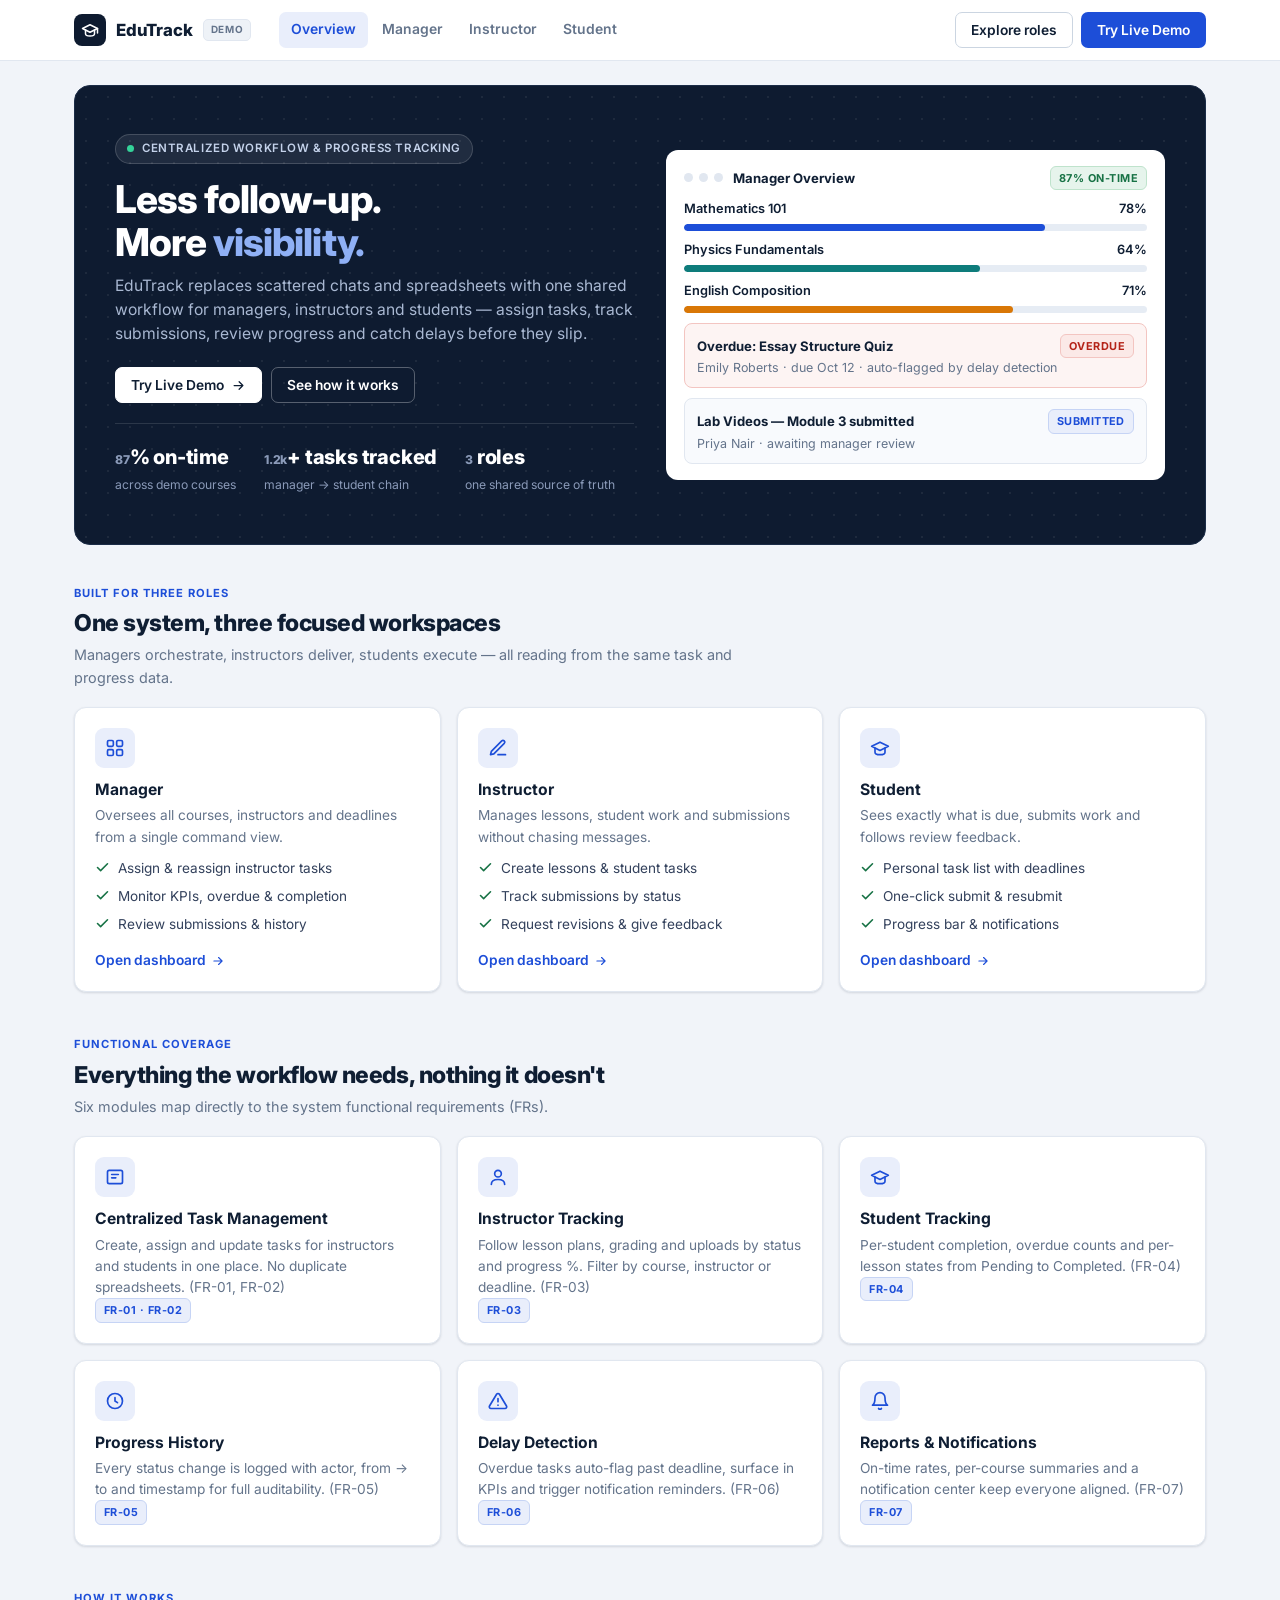
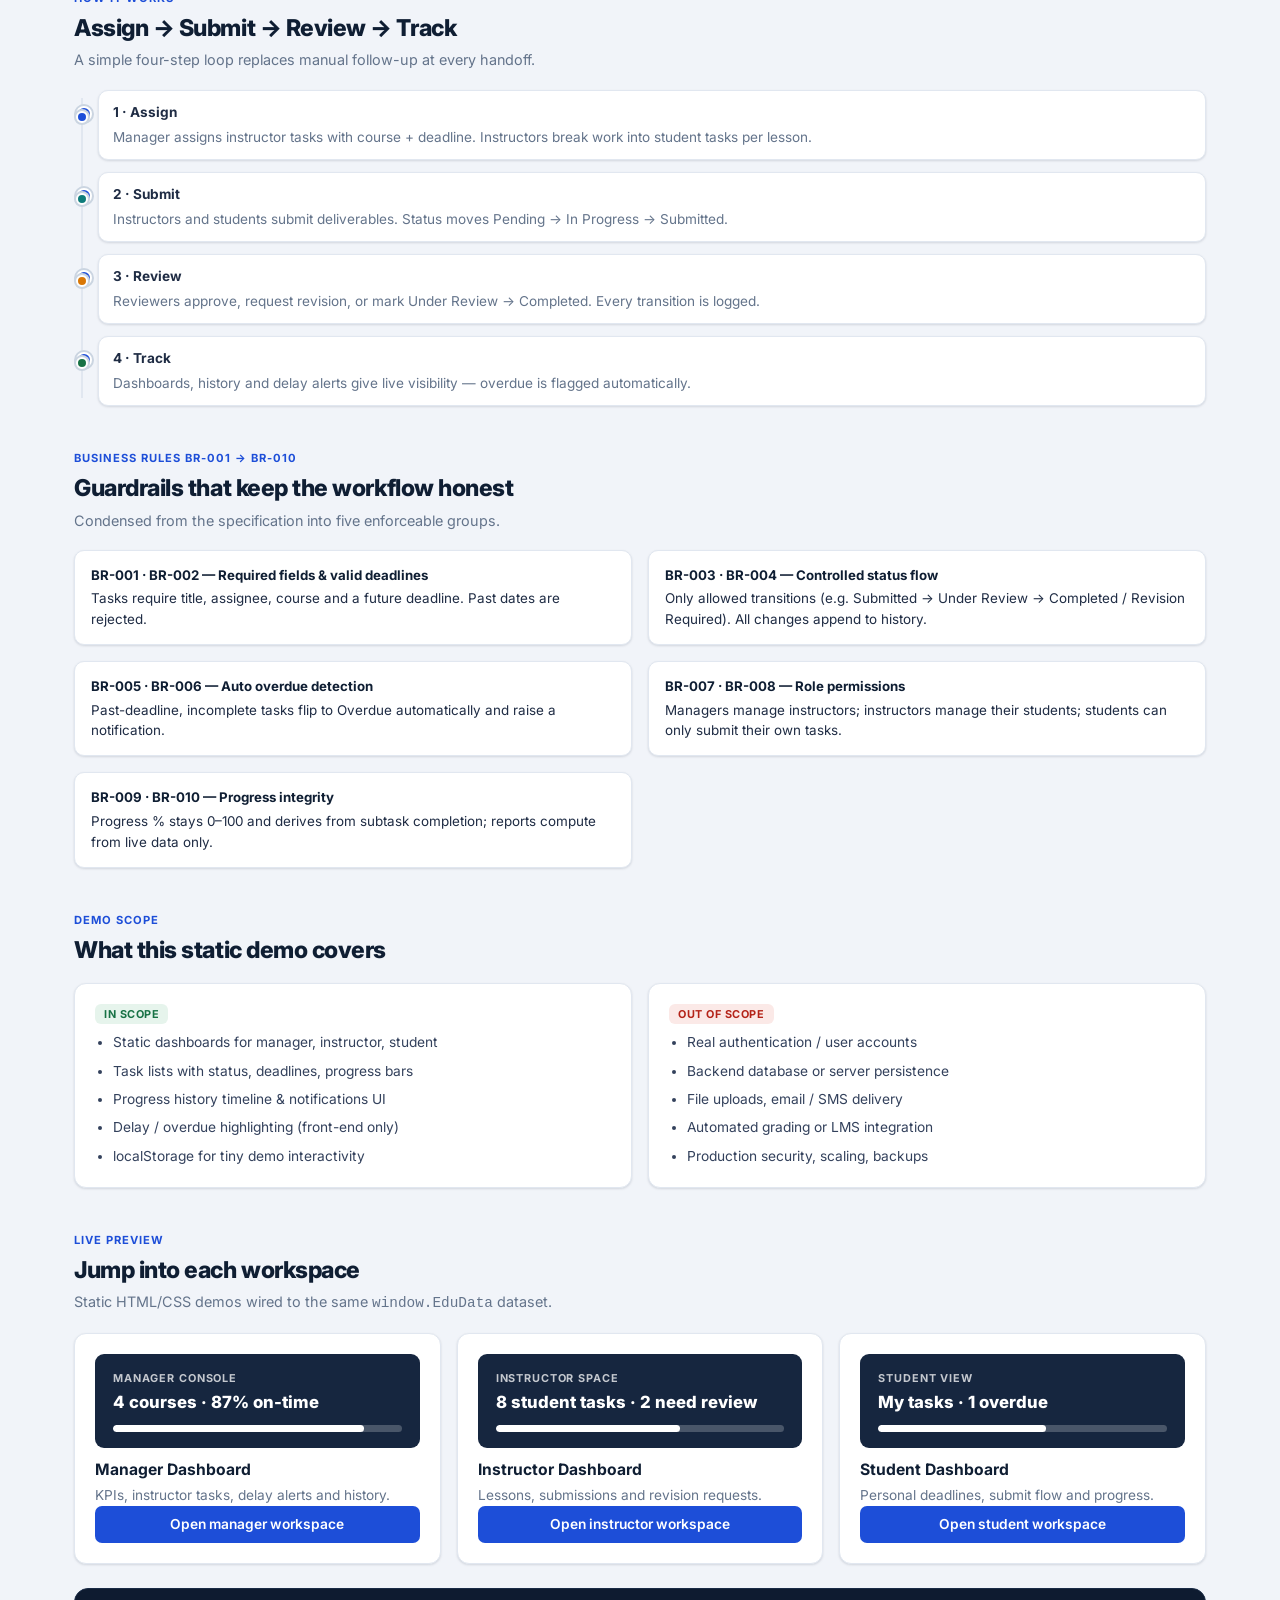
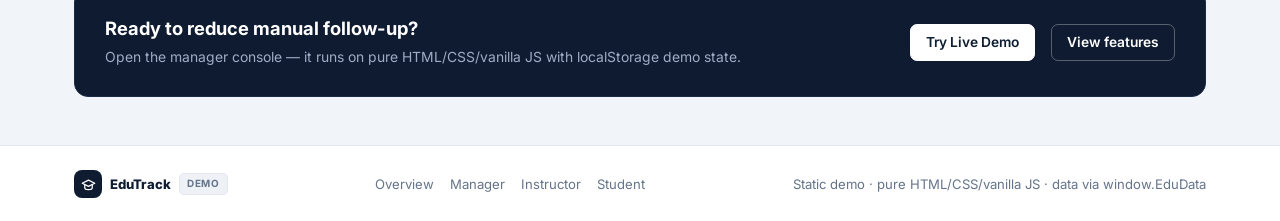
<file: index.html>
<!DOCTYPE html>
<html lang="en">
<head>
<meta charset="UTF-8" />
<meta name="viewport" content="width=device-width, initial-scale=1.0" />
<title>EduTrack — Educational Workflow and Progress Tracking System</title>
<meta name="description" content="EduTrack reduces manual follow-up between managers, instructors and students with centralized tracking, delay detection and progress history." />
<link rel="stylesheet" href="css/style.css" />
<script src="js/data.js" defer></script>
<script src="js/app.js" defer></script>
</head>
<body>
<a class="skip-link" href="#main">Skip to content</a>

<header class="navbar">
  <div class="navbar-inner">
    <a class="brand" href="index.html" aria-label="EduTrack home">
      <span class="brand-mark" aria-hidden="true">
        <svg viewBox="0 0 24 24" fill="none" stroke="currentColor" stroke-width="2" stroke-linecap="round" stroke-linejoin="round"><path d="M22 10L12 5 2 10l10 5 10-5z"/><path d="M6 12v5c0 1.7 2.7 3 6 3s6-1.3 6-3v-5"/><path d="M22 10v6"/></svg>
      </span>
      EduTrack <span class="demo-pill">DEMO</span>
    </a>
    <nav class="nav-links" id="navLinks" aria-label="Primary">
      <a href="index.html" class="active" aria-current="page">Overview</a>
      <a href="manager.html">Manager</a>
      <a href="instructor.html">Instructor</a>
      <a href="student.html">Student</a>
    </nav>
    <div class="nav-actions">
      <a class="btn btn-ghost" href="#roles">Explore roles</a>
      <a class="btn btn-primary" href="manager.html">Try Live Demo</a>
      <button class="nav-toggle" id="navToggle" aria-label="Toggle navigation" aria-expanded="false"><svg viewBox="0 0 24 24" fill="none" stroke="currentColor" stroke-width="2" stroke-linecap="round"><path d="M4 7h16M4 12h16M4 17h16"/></svg></button>
    </div>
  </div>
</header>

<main class="container" id="main">

  <!-- HERO -->
  <section class="hero reveal visible" aria-labelledby="hero-title">
    <div class="hero-grid">
      <div>
        <span class="eyebrow"><span class="pulse" aria-hidden="true"></span> Centralized Workflow &amp; Progress Tracking</span>
        <h1 id="hero-title">Less follow-up.<br />More <span>visibility.</span></h1>
        <p class="lead">EduTrack replaces scattered chats and spreadsheets with one shared workflow for managers, instructors and students — assign tasks, track submissions, review progress and catch delays before they slip.</p>
        <div class="hero-ctas">
          <a class="btn btn-white" href="manager.html">Try Live Demo
            <svg viewBox="0 0 24 24" fill="none" stroke="currentColor" stroke-width="2" stroke-linecap="round" stroke-linejoin="round"><path d="M5 12h14M13 6l6 6-6 6"/></svg></a>
          <a class="btn btn-ghost" style="background:transparent;color:#fff;border-color:rgba(255,255,255,.3)" href="#how">See how it works</a>
        </div>
        <div class="hero-stats">
          <div class="stat"><b><span data-count="87">0</span>% on-time</b><span>across demo courses</span></div>
          <div class="stat"><b><span data-count="1200">0</span>+ tasks tracked</b><span>manager → student chain</span></div>
          <div class="stat"><b><span data-count="3">0</span> roles</b><span>one shared source of truth</span></div>
        </div>
      </div>
      <div class="hero-visual" aria-label="Mock dashboard preview">
        <div class="mock-bar">
          <div class="mock-dots" aria-hidden="true"><i style="background:#E1E7F0"></i><i style="background:#E1E7F0"></i><i style="background:#E1E7F0"></i></div>
          <strong style="font-size:.82rem;color:var(--ink)">Manager Overview</strong>
          <span class="badge badge-success" style="margin-left:auto">87% on-time</span>
        </div>
        <div class="mock-row"><span>Mathematics 101</span><span>78%</span></div>
        <div class="progress-track"><div class="progress-fill" style="width:78%"></div></div>
        <div class="mock-row"><span>Physics Fundamentals</span><span>64%</span></div>
        <div class="progress-track"><div class="progress-fill teal" style="width:64%"></div></div>
        <div class="mock-row"><span>English Composition</span><span>71%</span></div>
        <div class="progress-track"><div class="progress-fill amber" style="width:71%"></div></div>
        <div class="mock-card overdue">
          <div style="display:flex;gap:8px;align-items:center;justify-content:space-between">
            <strong style="font-size:.82rem;color:var(--ink)">Overdue: Essay Structure Quiz</strong>
            <span class="badge badge-danger">Overdue</span>
          </div>
          <div style="font-size:.78rem;color:var(--muted)">Emily Roberts · due Oct 12 · auto-flagged by delay detection</div>
        </div>
        <div class="mock-card">
          <div style="display:flex;justify-content:space-between;align-items:center;gap:8px">
            <strong style="font-size:.82rem;color:var(--ink)">Lab Videos — Module 3 submitted</strong>
            <span class="badge badge-info">Submitted</span>
          </div>
          <div style="font-size:.78rem;color:var(--muted)">Priya Nair · awaiting manager review</div>
        </div>
      </div>
    </div>
  </section>

  <!-- ROLES -->
  <section class="section" id="roles" aria-labelledby="roles-title">
    <div class="section-head reveal">
      <div class="kicker">Built for three roles</div>
      <h2 id="roles-title">One system, three focused workspaces</h2>
      <p>Managers orchestrate, instructors deliver, students execute — all reading from the same task and progress data.</p>
    </div>
    <div class="grid-3">
      <div class="card reveal">
        <div class="feature-icon">
          <svg viewBox="0 0 24 24" fill="none" stroke="currentColor" stroke-width="2" stroke-linecap="round" stroke-linejoin="round"><rect x="3" y="3" width="7" height="7" rx="1.5"/><rect x="14" y="3" width="7" height="7" rx="1.5"/><rect x="3" y="14" width="7" height="7" rx="1.5"/><rect x="14" y="14" width="7" height="7" rx="1.5"/></svg>
        </div>
        <h3>Manager</h3>
        <p>Oversees all courses, instructors and deadlines from a single command view.</p>
        <ul class="cap-list">
          <li><svg viewBox="0 0 24 24" fill="none" stroke="currentColor" stroke-width="2.5" stroke-linecap="round" stroke-linejoin="round"><path d="M20 6L9 17l-5-5"/></svg>Assign &amp; reassign instructor tasks</li>
          <li><svg viewBox="0 0 24 24" fill="none" stroke="currentColor" stroke-width="2.5" stroke-linecap="round" stroke-linejoin="round"><path d="M20 6L9 17l-5-5"/></svg>Monitor KPIs, overdue &amp; completion</li>
          <li><svg viewBox="0 0 24 24" fill="none" stroke="currentColor" stroke-width="2.5" stroke-linecap="round" stroke-linejoin="round"><path d="M20 6L9 17l-5-5"/></svg>Review submissions &amp; history</li>
        </ul>
        <a class="link-arrow" href="manager.html">Open dashboard <svg viewBox="0 0 24 24" fill="none" stroke="currentColor" stroke-width="2" stroke-linecap="round" stroke-linejoin="round"><path d="M5 12h14M13 6l6 6-6 6"/></svg></a>
      </div>
      <div class="card reveal">
        <div class="feature-icon">
          <svg viewBox="0 0 24 24" fill="none" stroke="currentColor" stroke-width="2" stroke-linecap="round" stroke-linejoin="round"><path d="M12 20h9"/><path d="M16.5 3.5a2.1 2.1 0 013 3L7 19l-4 1 1-4L16.5 3.5z"/></svg>
        </div>
        <h3>Instructor</h3>
        <p>Manages lessons, student work and submissions without chasing messages.</p>
        <ul class="cap-list">
          <li><svg viewBox="0 0 24 24" fill="none" stroke="currentColor" stroke-width="2.5" stroke-linecap="round" stroke-linejoin="round"><path d="M20 6L9 17l-5-5"/></svg>Create lessons &amp; student tasks</li>
          <li><svg viewBox="0 0 24 24" fill="none" stroke="currentColor" stroke-width="2.5" stroke-linecap="round" stroke-linejoin="round"><path d="M20 6L9 17l-5-5"/></svg>Track submissions by status</li>
          <li><svg viewBox="0 0 24 24" fill="none" stroke="currentColor" stroke-width="2.5" stroke-linecap="round" stroke-linejoin="round"><path d="M20 6L9 17l-5-5"/></svg>Request revisions &amp; give feedback</li>
        </ul>
        <a class="link-arrow" href="instructor.html">Open dashboard <svg viewBox="0 0 24 24" fill="none" stroke="currentColor" stroke-width="2" stroke-linecap="round" stroke-linejoin="round"><path d="M5 12h14M13 6l6 6-6 6"/></svg></a>
      </div>
      <div class="card reveal">
        <div class="feature-icon">
          <svg viewBox="0 0 24 24" fill="none" stroke="currentColor" stroke-width="2" stroke-linecap="round" stroke-linejoin="round"><path d="M22 10L12 5 2 10l10 5 10-5z"/><path d="M6 12v5c0 1.7 2.7 3 6 3s6-1.3 6-3v-5"/></svg>
        </div>
        <h3>Student</h3>
        <p>Sees exactly what is due, submits work and follows review feedback.</p>
        <ul class="cap-list">
          <li><svg viewBox="0 0 24 24" fill="none" stroke="currentColor" stroke-width="2.5" stroke-linecap="round" stroke-linejoin="round"><path d="M20 6L9 17l-5-5"/></svg>Personal task list with deadlines</li>
          <li><svg viewBox="0 0 24 24" fill="none" stroke="currentColor" stroke-width="2.5" stroke-linecap="round" stroke-linejoin="round"><path d="M20 6L9 17l-5-5"/></svg>One-click submit &amp; resubmit</li>
          <li><svg viewBox="0 0 24 24" fill="none" stroke="currentColor" stroke-width="2.5" stroke-linecap="round" stroke-linejoin="round"><path d="M20 6L9 17l-5-5"/></svg>Progress bar &amp; notifications</li>
        </ul>
        <a class="link-arrow" href="student.html">Open dashboard <svg viewBox="0 0 24 24" fill="none" stroke="currentColor" stroke-width="2" stroke-linecap="round" stroke-linejoin="round"><path d="M5 12h14M13 6l6 6-6 6"/></svg></a>
      </div>
    </div>
  </section>

  <!-- FEATURES -->
  <section class="section" id="features" aria-labelledby="features-title">
    <div class="section-head reveal">
      <div class="kicker">Functional coverage</div>
      <h2 id="features-title">Everything the workflow needs, nothing it doesn't</h2>
      <p>Six modules map directly to the system functional requirements (FRs).</p>
    </div>
    <div class="grid-3">
      <div class="card reveal"><div class="feature-icon"><svg viewBox="0 0 24 24" fill="none" stroke="currentColor" stroke-width="2" stroke-linecap="round"><rect x="3" y="4" width="18" height="16" rx="2"/><path d="M8 9h8M8 13h5"/></svg></div><h3>Centralized Task Management</h3><p>Create, assign and update tasks for instructors and students in one place. No duplicate spreadsheets. (FR-01, FR-02)</p><span class="badge badge-info">FR-01 · FR-02</span></div>
      <div class="card reveal"><div class="feature-icon"><svg viewBox="0 0 24 24" fill="none" stroke="currentColor" stroke-width="2" stroke-linecap="round"><circle cx="12" cy="8" r="4"/><path d="M4 21c0-4 3.6-6 8-6s8 2 8 6"/></svg></div><h3>Instructor Tracking</h3><p>Follow lesson plans, grading and uploads by status and progress %. Filter by course, instructor or deadline. (FR-03)</p><span class="badge badge-info">FR-03</span></div>
      <div class="card reveal"><div class="feature-icon"><svg viewBox="0 0 24 24" fill="none" stroke="currentColor" stroke-width="2" stroke-linecap="round" stroke-linejoin="round"><path d="M22 10L12 5 2 10l10 5 10-5z"/><path d="M6 12v5c0 1.7 2.7 3 6 3s6-1.3 6-3v-5"/></svg></div><h3>Student Tracking</h3><p>Per-student completion, overdue counts and per-lesson states from Pending to Completed. (FR-04)</p><span class="badge badge-info">FR-04</span></div>
      <div class="card reveal"><div class="feature-icon"><svg viewBox="0 0 24 24" fill="none" stroke="currentColor" stroke-width="2" stroke-linecap="round"><path d="M12 8v4l3 2"/><circle cx="12" cy="12" r="9"/></svg></div><h3>Progress History</h3><p>Every status change is logged with actor, from → to and timestamp for full auditability. (FR-05)</p><span class="badge badge-info">FR-05</span></div>
      <div class="card reveal"><div class="feature-icon"><svg viewBox="0 0 24 24" fill="none" stroke="currentColor" stroke-width="2" stroke-linecap="round" stroke-linejoin="round"><path d="M12 9v4m0 4h.01"/><path d="M10.3 3.9L1.8 18a2 2 0 001.7 3h17a2 2 0 001.7-3L13.7 3.9a2 2 0 00-3.4 0z"/></svg></div><h3>Delay Detection</h3><p>Overdue tasks auto-flag past deadline, surface in KPIs and trigger notification reminders. (FR-06)</p><span class="badge badge-info">FR-06</span></div>
      <div class="card reveal"><div class="feature-icon"><svg viewBox="0 0 24 24" fill="none" stroke="currentColor" stroke-width="2" stroke-linecap="round" stroke-linejoin="round"><path d="M18 8a6 6 0 10-12 0c0 7-3 9-3 9h18s-3-2-3-9"/><path d="M13.7 21a2 2 0 01-3.4 0"/></svg></div><h3>Reports &amp; Notifications</h3><p>On-time rates, per-course summaries and a notification center keep everyone aligned. (FR-07)</p><span class="badge badge-info">FR-07</span></div>
    </div>
  </section>

  <!-- WORKFLOW -->
  <section class="section" id="how" aria-labelledby="how-title">
    <div class="section-head reveal">
      <div class="kicker">How it works</div>
      <h2 id="how-title">Assign → Submit → Review → Track</h2>
      <p>A simple four-step loop replaces manual follow-up at every handoff.</p>
    </div>
    <div class="timeline reveal">
      <div class="timeline-item"><span class="dot"></span><strong>1 · Assign</strong><p style="margin:4px 0 0;color:var(--muted);font-size:.85rem">Manager assigns instructor tasks with course + deadline. Instructors break work into student tasks per lesson.</p></div>
      <div class="timeline-item"><span class="dot teal"></span><strong>2 · Submit</strong><p style="margin:4px 0 0;color:var(--muted);font-size:.85rem">Instructors and students submit deliverables. Status moves Pending → In Progress → Submitted.</p></div>
      <div class="timeline-item"><span class="dot amber"></span><strong>3 · Review</strong><p style="margin:4px 0 0;color:var(--muted);font-size:.85rem">Reviewers approve, request revision, or mark Under Review → Completed. Every transition is logged.</p></div>
      <div class="timeline-item"><span class="dot green"></span><strong>4 · Track</strong><p style="margin:4px 0 0;color:var(--muted);font-size:.85rem">Dashboards, history and delay alerts give live visibility — overdue is flagged automatically.</p></div>
    </div>
  </section>

  <!-- BUSINESS RULES -->
  <section class="section" id="rules" aria-labelledby="rules-title">
    <div class="section-head reveal">
      <div class="kicker">Business rules BR-001 → BR-010</div>
      <h2 id="rules-title">Guardrails that keep the workflow honest</h2>
      <p>Condensed from the specification into five enforceable groups.</p>
    </div>
    <div class="grid-2">
      <div class="rule-pill reveal"><b>BR-001 · BR-002 — Required fields &amp; valid deadlines</b>Tasks require title, assignee, course and a future deadline. Past dates are rejected.</div>
      <div class="rule-pill reveal"><b>BR-003 · BR-004 — Controlled status flow</b>Only allowed transitions (e.g. Submitted → Under Review → Completed / Revision Required). All changes append to history.</div>
      <div class="rule-pill reveal"><b>BR-005 · BR-006 — Auto overdue detection</b>Past-deadline, incomplete tasks flip to Overdue automatically and raise a notification.</div>
      <div class="rule-pill reveal"><b>BR-007 · BR-008 — Role permissions</b>Managers manage instructors; instructors manage their students; students can only submit their own tasks.</div>
      <div class="rule-pill reveal"><b>BR-009 · BR-010 — Progress integrity</b>Progress % stays 0–100 and derives from subtask completion; reports compute from live data only.</div>
    </div>
  </section>

  <!-- SCOPE -->
  <section class="section" id="scope" aria-labelledby="scope-title">
    <div class="section-head reveal">
      <div class="kicker">Demo scope</div>
      <h2 id="scope-title">What this static demo covers</h2>
    </div>
    <div class="grid-2">
      <div class="card scope-col reveal">
        <h3><span class="scope-flag in">In scope</span></h3>
        <ul>
          <li>Static dashboards for manager, instructor, student</li>
          <li>Task lists with status, deadlines, progress bars</li>
          <li>Progress history timeline &amp; notifications UI</li>
          <li>Delay / overdue highlighting (front-end only)</li>
          <li>localStorage for tiny demo interactivity</li>
        </ul>
      </div>
      <div class="card scope-col reveal">
        <h3><span class="scope-flag out">Out of scope</span></h3>
        <ul>
          <li>Real authentication / user accounts</li>
          <li>Backend database or server persistence</li>
          <li>File uploads, email / SMS delivery</li>
          <li>Automated grading or LMS integration</li>
          <li>Production security, scaling, backups</li>
        </ul>
      </div>
    </div>
  </section>

  <!-- DASHBOARDS PREVIEW -->
  <section class="section" id="preview" aria-labelledby="preview-title">
    <div class="section-head reveal">
      <div class="kicker">Live preview</div>
      <h2 id="preview-title">Jump into each workspace</h2>
      <p>Static HTML/CSS demos wired to the same <code>window.EduData</code> dataset.</p>
    </div>
    <div class="grid-3">
      <div class="card reveal">
        <div class="preview-banner">
          <div class="eyeline">Manager console</div>
          <div class="big">4 courses · 87% on-time</div>
          <div class="progress-track"><div class="progress-fill" style="width:87%"></div></div>
        </div>
        <h3>Manager Dashboard</h3><p>KPIs, instructor tasks, delay alerts and history.</p>
        <a class="btn btn-primary" href="manager.html" style="width:100%">Open manager workspace</a>
      </div>
      <div class="card reveal">
        <div class="preview-banner">
          <div class="eyeline">Instructor space</div>
          <div class="big">8 student tasks · 2 need review</div>
          <div class="progress-track"><div class="progress-fill" style="width:64%"></div></div>
        </div>
        <h3>Instructor Dashboard</h3><p>Lessons, submissions and revision requests.</p>
        <a class="btn btn-primary" href="instructor.html" style="width:100%">Open instructor workspace</a>
      </div>
      <div class="card reveal">
        <div class="preview-banner">
          <div class="eyeline">Student view</div>
          <div class="big">My tasks · 1 overdue</div>
          <div class="progress-track"><div class="progress-fill" style="width:58%"></div></div>
        </div>
        <h3>Student Dashboard</h3><p>Personal deadlines, submit flow and progress.</p>
        <a class="btn btn-primary" href="student.html" style="width:100%">Open student workspace</a>
      </div>
    </div>
    <div class="cta-band reveal">
      <div style="flex:1;min-width:240px">
        <h3 style="margin:0 0 6px;font-size:1.15rem;color:#fff">Ready to reduce manual follow-up?</h3>
        <p style="margin:0;opacity:.8;font-size:.87rem;color:#C4D2EA">Open the manager console — it runs on pure HTML/CSS/vanilla JS with localStorage demo state.</p>
      </div>
      <a class="btn btn-white" href="manager.html">Try Live Demo</a>
      <a class="btn btn-ghost" style="background:transparent;color:#fff;border-color:rgba(255,255,255,.3)" href="#features">View features</a>
    </div>
  </section>

</main>

<footer class="footer">
  <div class="footer-inner">
    <div style="display:flex;align-items:center;gap:8px;font-weight:800;color:var(--ink)">
      <span class="brand-mark" style="width:28px;height:28px;flex-basis:28px"><svg viewBox="0 0 24 24" fill="none" stroke="currentColor" stroke-width="2" style="width:15px;height:15px" stroke-linecap="round" stroke-linejoin="round"><path d="M22 10L12 5 2 10l10 5 10-5z"/><path d="M6 12v5c0 1.7 2.7 3 6 3s6-1.3 6-3v-5"/></svg></span>
      EduTrack <span class="demo-pill">DEMO</span>
    </div>
    <div class="footer-links">
      <a href="index.html">Overview</a><a href="manager.html">Manager</a><a href="instructor.html">Instructor</a><a href="student.html">Student</a>
    </div>
    <div>Static demo · pure HTML/CSS/vanilla JS · data via window.EduData</div>
  </div>
</footer>

<div class="toast" id="toast" role="status"></div>

<script>
// Reveal-on-scroll + counters (guarded; works even if js/app.js is missing)
(function(){
  var io = new IntersectionObserver(function(entries){
    entries.forEach(function(e){ if(e.isIntersecting){ e.target.classList.add('visible'); io.unobserve(e.target); } });
  },{threshold:0.12});
  document.querySelectorAll('.reveal').forEach(function(el){ io.observe(el); });

  function animateCount(el){
    var target = parseInt(el.getAttribute('data-count')||'0',10);
    var dur = 1100, start = null, suffix = target>=1000 ? '+' : '';
    function fmt(n){ return n>=1000 ? (n/1000).toFixed(1).replace(/\.0$/,'')+'k' : String(n); }
    function step(ts){
      if(!start) start = ts;
      var p = Math.min(1,(ts-start)/dur);
      var eased = 1-Math.pow(1-p,3);
      el.textContent = fmt(Math.round(target*eased)) + (p===1&&target>=1000?'':'');
      if(p<1) requestAnimationFrame(step); else el.textContent = fmt(target);
    }
    requestAnimationFrame(step);
  }
  var cio = new IntersectionObserver(function(entries){
    entries.forEach(function(e){ if(e.isIntersecting){ animateCount(e.target); cio.unobserve(e.target); } });
  },{threshold:0.4});
  document.querySelectorAll('[data-count]').forEach(function(el){ cio.observe(el); });
})();
</script>
</body>
</html>
</file>
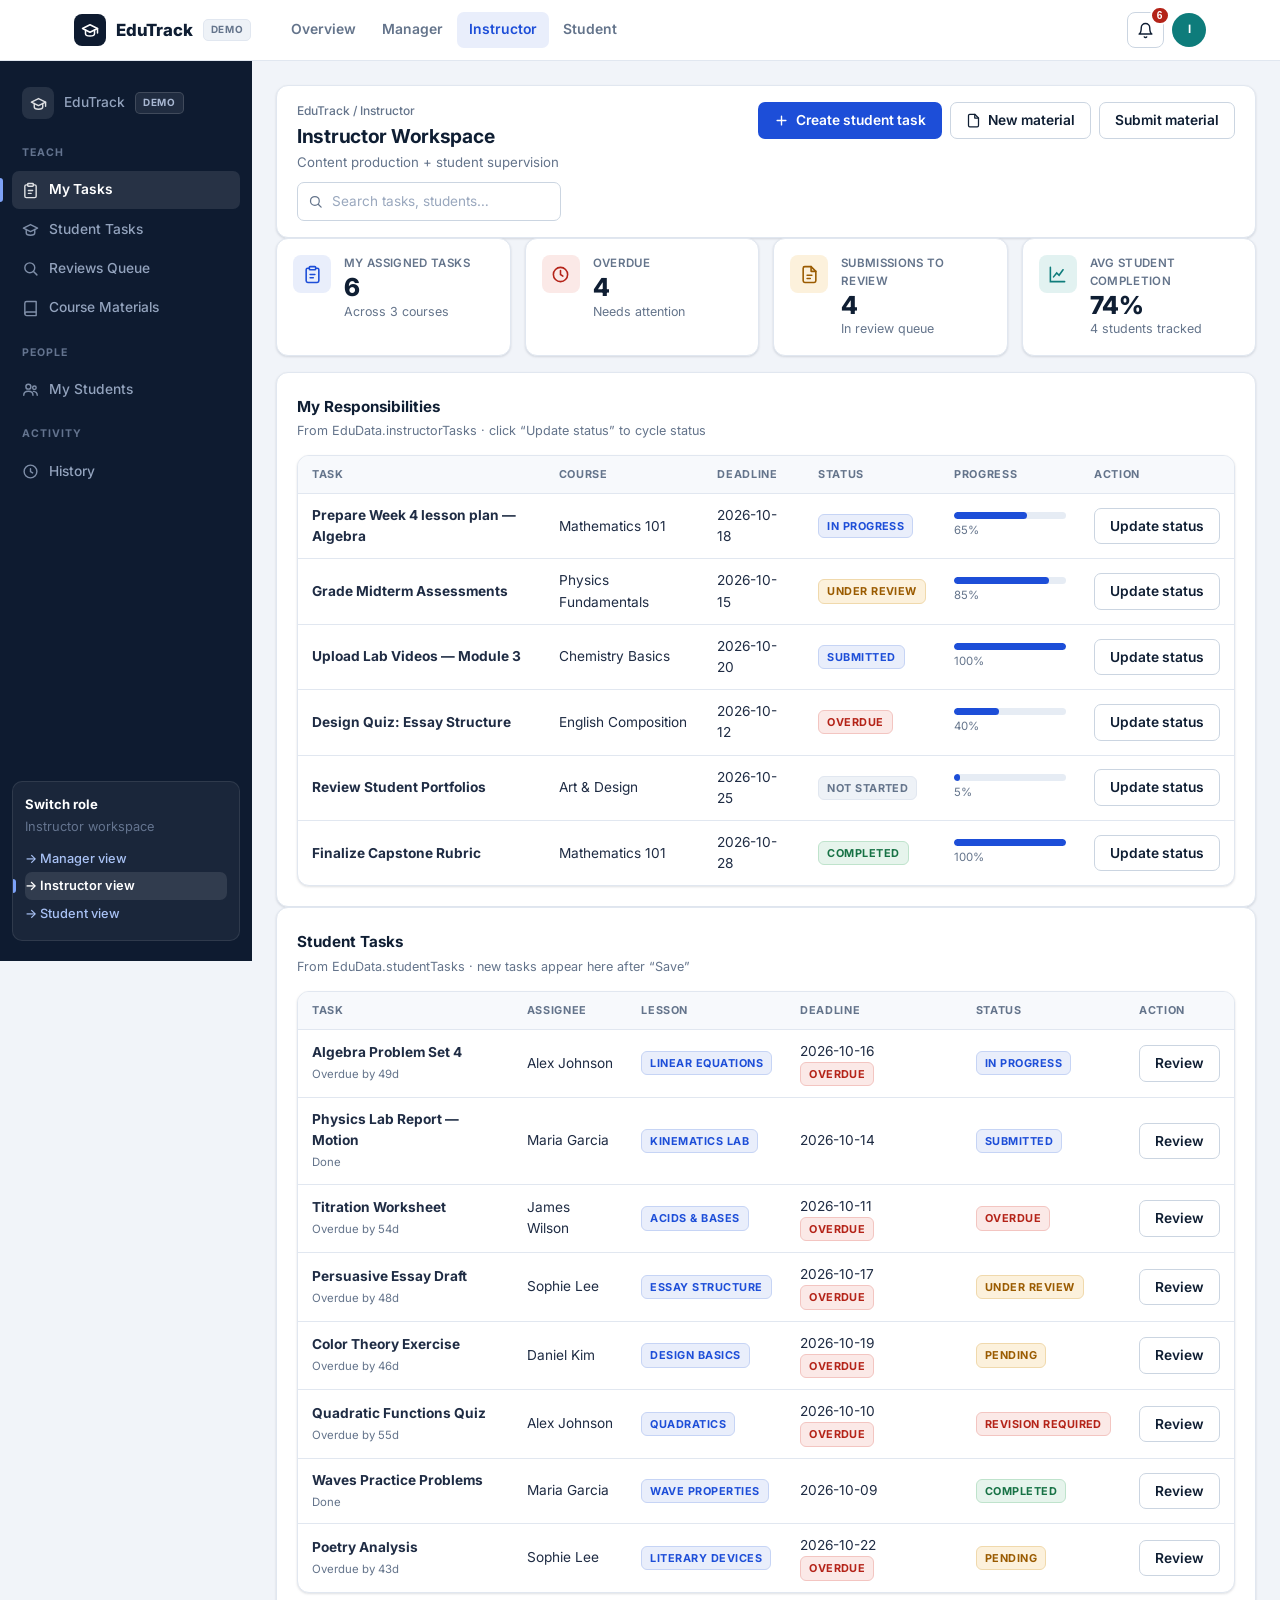
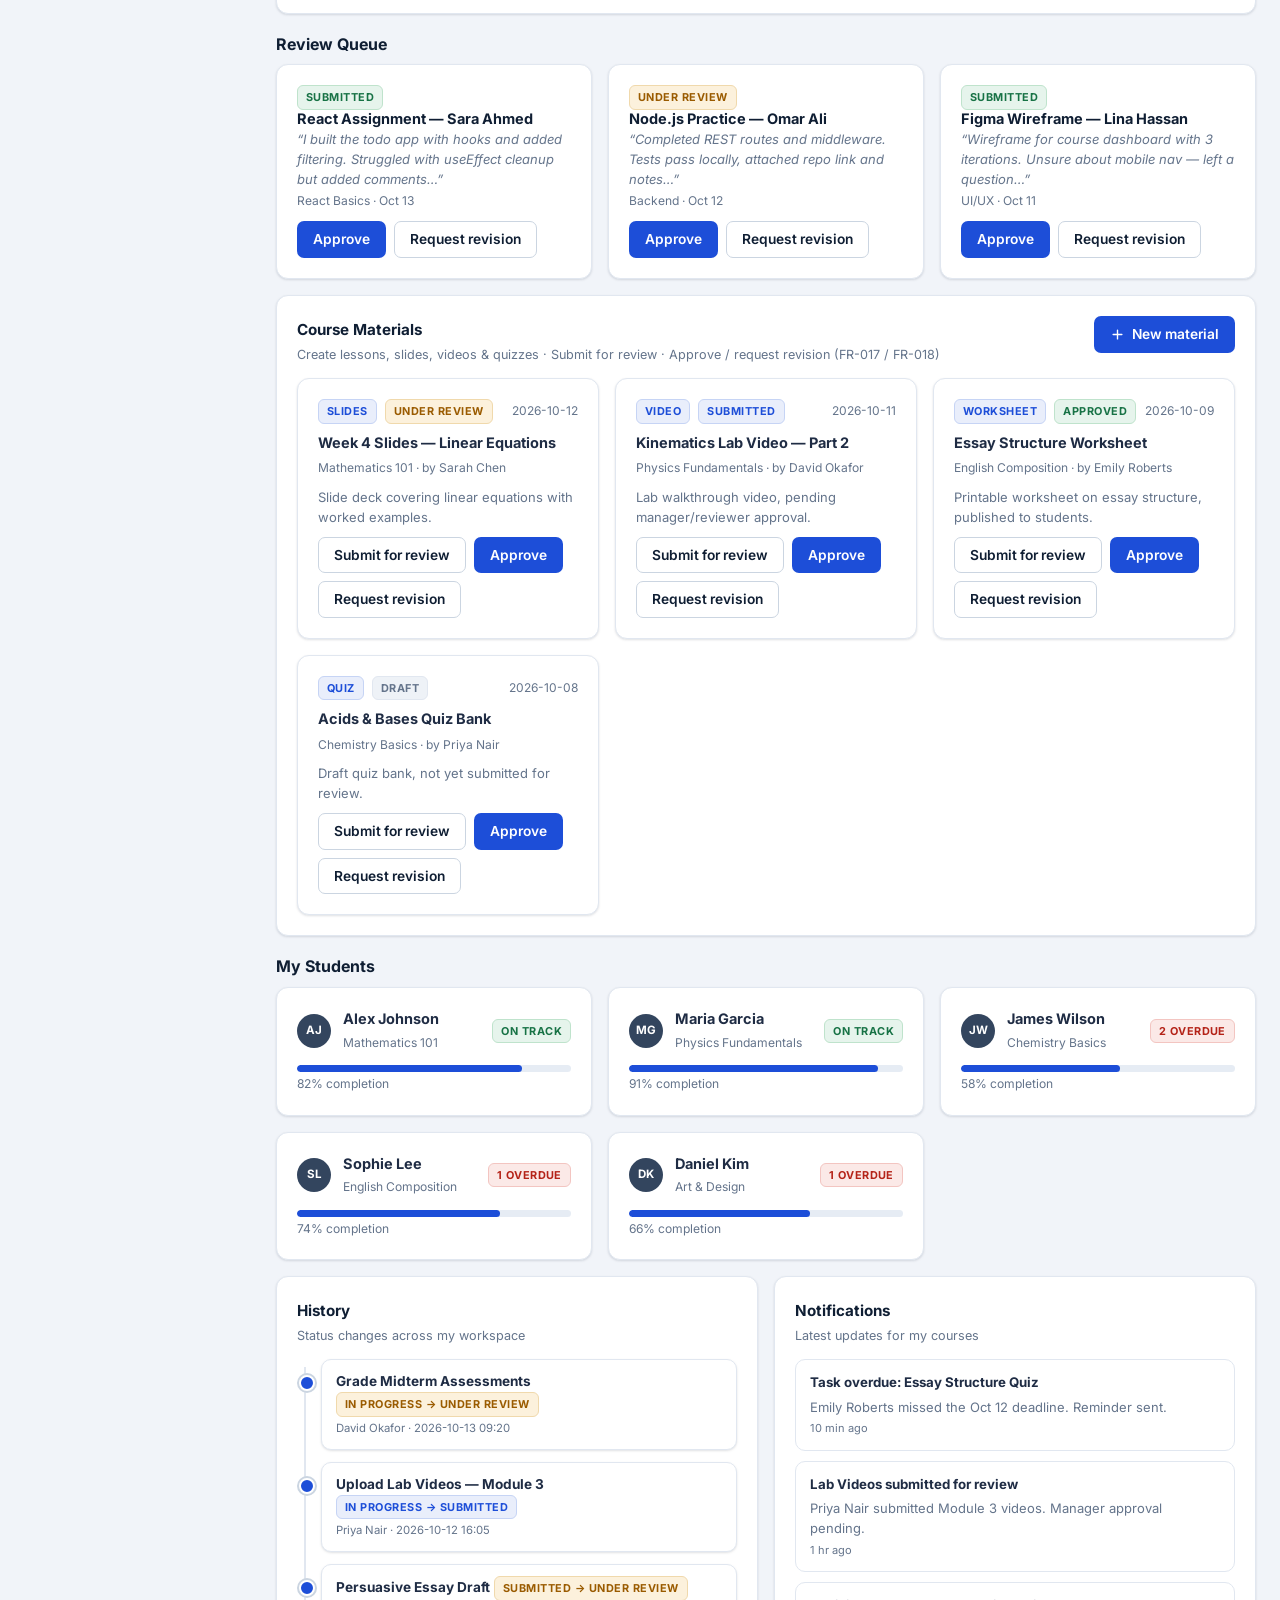
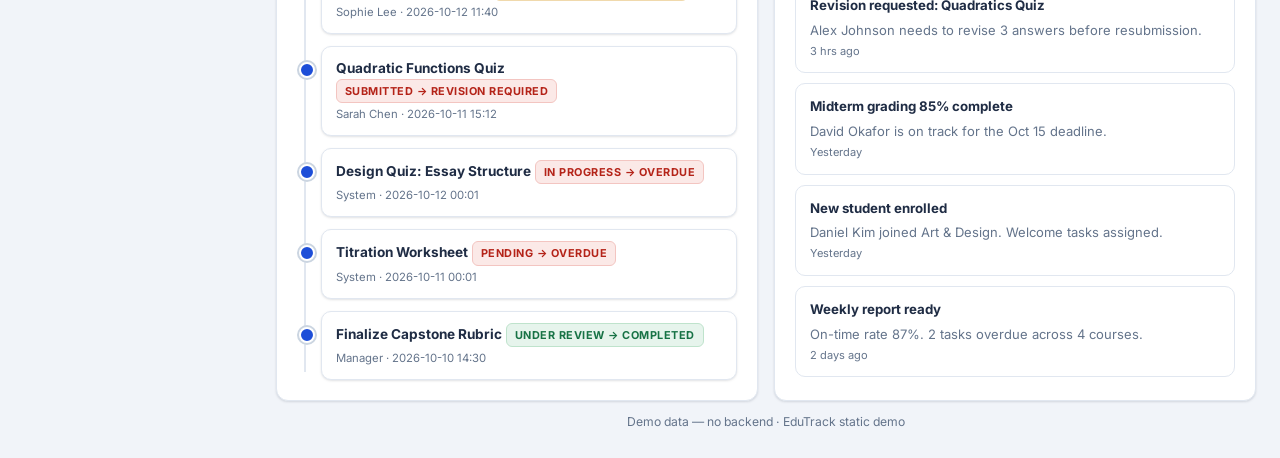
<file: instructor.html>
<!DOCTYPE html>
<html lang="en">
<head>
<meta charset="UTF-8">
<meta name="viewport" content="width=device-width, initial-scale=1.0">
<title>EduTrack Demo — Instructor Workspace</title>
<link rel="stylesheet" href="css/style.css">
<link rel="preconnect" href="https://fonts.googleapis.com">
<link rel="preconnect" href="https://fonts.gstatic.com" crossorigin>
<link href="https://fonts.googleapis.com/css2?family=Inter:wght@400;500;600;700;800&display=swap" rel="stylesheet">
<script src="js/data.js" defer></script>
<script src="js/app.js" defer></script>
<style>
  /* Page-specific rules only — shared components live in css/style.css */
  body{font-family:'Inter',system-ui,-apple-system,sans-serif}
  section[id]{scroll-margin-top:76px}
  h3[id]{scroll-margin-top:76px}
  .avatar[data-role="instructor"]{background:#0E7C7B}
</style>
</head>
<body>
<a class="skip-link" href="#main">Skip to content</a>
<nav class="navbar">
  <div class="navbar-inner">
    <button class="btn btn-ghost menu-btn" data-sidebar-toggle aria-label="Toggle sidebar" style="padding:8px 10px;"><svg viewBox="0 0 24 24" fill="none" stroke="currentColor" stroke-width="2" stroke-linecap="round"><path d="M4 7h16M4 12h16M4 17h16"/></svg></button>
    <a class="brand" href="index.html" aria-label="EduTrack home">
      <span class="brand-mark" aria-hidden="true"><svg viewBox="0 0 24 24" fill="none" stroke="currentColor" stroke-width="2" stroke-linecap="round" stroke-linejoin="round"><path d="M22 10L12 5 2 10l10 5 10-5z"/><path d="M6 12v5c0 1.7 2.7 3 6 3s6-1.3 6-3v-5"/><path d="M22 10v6"/></svg></span>
      EduTrack <span class="demo-pill">DEMO</span>
    </a>
    <div class="nav-links" aria-label="Primary">
      <a href="index.html">Overview</a>
      <a href="manager.html">Manager</a>
      <a href="instructor.html" class="active" aria-current="page">Instructor</a>
      <a href="student.html">Student</a>
    </div>
    <div class="nav-actions">
      <div class="bell-wrap">
        <button class="bell-btn" data-bell id="bellBtn" aria-label="Notifications"><svg viewBox="0 0 24 24" fill="none" stroke="currentColor" stroke-width="2" stroke-linecap="round" stroke-linejoin="round"><path d="M18 8a6 6 0 10-12 0c0 7-3 9-3 9h18s-3-2-3-9"/><path d="M13.7 21a2 2 0 01-3.4 0"/></svg><span class="badge badge-danger" id="bellCount" data-bell-count>4</span></button>
        <div id="bellDropdown" data-bell-dropdown class="bell-dropdown" hidden>
          <div class="notification-item"><strong>New submission</strong><p>Sara submitted React Assignment</p></div>
          <div class="notification-item"><strong>Deadline approaching</strong><p>State Management lesson due soon</p></div>
        </div>
      </div>
      <div class="avatar" data-role="instructor" title="Instructor">I</div>
    </div>
  </div>
</nav>

<div class="layout">
  <aside class="sidebar" id="sidebar" aria-label="Instructor navigation">
    <a class="side-brand" href="index.html" aria-label="EduTrack home">
      <span class="brand-mark" aria-hidden="true"><svg viewBox="0 0 24 24" fill="none" stroke="currentColor" stroke-width="2" stroke-linecap="round" stroke-linejoin="round"><path d="M22 10L12 5 2 10l10 5 10-5z"/><path d="M6 12v5c0 1.7 2.7 3 6 3s6-1.3 6-3v-5"/><path d="M22 10v6"/></svg></span>
      EduTrack <span class="demo-pill">DEMO</span>
    </a>
    <div class="side-section">Teach</div>
    <nav>
      <a href="#my-tasks" class="active"><svg viewBox="0 0 24 24" fill="none" stroke="currentColor" stroke-width="2" stroke-linecap="round" stroke-linejoin="round"><rect x="8" y="2" width="8" height="4" rx="1"/><path d="M16 4h2a2 2 0 012 2v14a2 2 0 01-2 2H6a2 2 0 01-2-2V6a2 2 0 012-2h2"/><path d="M9 12h6M9 16h4"/></svg>My Tasks</a>
      <a href="#student-tasks"><svg viewBox="0 0 24 24" fill="none" stroke="currentColor" stroke-width="2" stroke-linecap="round" stroke-linejoin="round"><path d="M22 10L12 5 2 10l10 5 10-5z"/><path d="M6 12v5c0 1.7 2.7 3 6 3s6-1.3 6-3v-5"/></svg>Student Tasks</a>
      <a href="#reviews"><svg viewBox="0 0 24 24" fill="none" stroke="currentColor" stroke-width="2" stroke-linecap="round" stroke-linejoin="round"><circle cx="11" cy="11" r="7"/><path d="M21 21l-4.3-4.3"/></svg>Reviews Queue</a>
      <a href="#materials"><svg viewBox="0 0 24 24" fill="none" stroke="currentColor" stroke-width="2" stroke-linecap="round" stroke-linejoin="round"><path d="M4 19.5A2.5 2.5 0 016.5 17H20"/><path d="M6.5 2H20v20H6.5A2.5 2.5 0 014 19.5v-15A2.5 2.5 0 016.5 2z"/></svg>Course Materials</a>
    </nav>
    <div class="side-section">People</div>
    <nav>
      <a href="#students"><svg viewBox="0 0 24 24" fill="none" stroke="currentColor" stroke-width="2" stroke-linecap="round"><circle cx="9" cy="8" r="3.5"/><path d="M2.5 20c0-3.5 3-5.5 6.5-5.5s6.5 2 6.5 5.5"/><circle cx="17.5" cy="9.5" r="2.5"/><path d="M16 14.6c2.9.3 5.5 2 5.5 5.4"/></svg>My Students</a>
    </nav>
    <div class="side-section">Activity</div>
    <nav>
      <a href="#history"><svg viewBox="0 0 24 24" fill="none" stroke="currentColor" stroke-width="2" stroke-linecap="round"><path d="M12 8v4l3 2"/><circle cx="12" cy="12" r="9"/></svg>History</a>
    </nav>
    <div class="role-box">
      <strong>Switch role</strong>
      <p>Instructor workspace</p>
      <a href="manager.html">→ Manager view</a>
      <a href="instructor.html" class="active">→ Instructor view</a>
      <a href="student.html">→ Student view</a>
    </div>
  </aside>

  <main class="main" id="main">
    <div class="topbar reveal visible">
      <div>
        <div class="crumbs"><a href="index.html">EduTrack</a> / Instructor</div>
        <h1>Instructor Workspace</h1>
        <p class="sub">Content production + student supervision</p>
        <div style="margin-top:10px;"><input id="searchInput" data-search class="search" placeholder="Search tasks, students…" aria-label="Search tasks and students"></div>
      </div>
      <div class="spacer"></div>
      <div class="actions">
        <button class="btn btn-primary" id="openTaskModalBtn"><svg viewBox="0 0 24 24" fill="none" stroke="currentColor" stroke-width="2.2" stroke-linecap="round"><path d="M12 5v14M5 12h14"/></svg>Create student task</button>
        <button class="btn btn-ghost" id="openMaterialModalBtn"><svg viewBox="0 0 24 24" fill="none" stroke="currentColor" stroke-width="2" stroke-linecap="round" stroke-linejoin="round"><path d="M14 2H6a2 2 0 00-2 2v16a2 2 0 002 2h12a2 2 0 002-2V8z"/><path d="M14 2v6h6"/></svg>New material</button>
        <button class="btn btn-ghost" id="submitMaterialBtn">Submit material</button>
      </div>
    </div>

    <div class="kpi-row">
      <div class="card kpi-card reveal"><div class="kpi-icon"><svg viewBox="0 0 24 24" fill="none" stroke="currentColor" stroke-width="2" stroke-linecap="round" stroke-linejoin="round"><rect x="8" y="2" width="8" height="4" rx="1"/><path d="M16 4h2a2 2 0 012 2v14a2 2 0 01-2 2H6a2 2 0 01-2-2V6a2 2 0 012-2h2"/><path d="M9 12h6M9 16h4"/></svg></div><div><div class="kpi-label">My assigned tasks</div><div class="kpi-value" id="kpiMyTasks" data-count="5">5</div><div class="kpi-sub">Across 3 courses</div></div></div>
      <div class="card kpi-card reveal"><div class="kpi-icon tint-red"><svg viewBox="0 0 24 24" fill="none" stroke="currentColor" stroke-width="2" stroke-linecap="round"><circle cx="12" cy="12" r="9"/><path d="M12 7v5l3 2"/></svg></div><div><div class="kpi-label">Overdue</div><div class="kpi-value" id="kpiOverdue" data-count="1">1</div><div class="kpi-sub">Needs attention</div></div></div>
      <div class="card kpi-card reveal"><div class="kpi-icon tint-amber"><svg viewBox="0 0 24 24" fill="none" stroke="currentColor" stroke-width="2" stroke-linecap="round" stroke-linejoin="round"><path d="M14 2H6a2 2 0 00-2 2v16a2 2 0 002 2h12a2 2 0 002-2V8z"/><path d="M14 2v6h6M9 13h6M9 17h4"/></svg></div><div><div class="kpi-label">Submissions to review</div><div class="kpi-value" id="kpiToReview" data-count="3">3</div><div class="kpi-sub">In review queue</div></div></div>
      <div class="card kpi-card reveal"><div class="kpi-icon tint-teal"><svg viewBox="0 0 24 24" fill="none" stroke="currentColor" stroke-width="2" stroke-linecap="round"><path d="M3 3v18h18"/><path d="M7 15l4-5 3 3 5-7"/></svg></div><div><div class="kpi-label">Avg student completion</div><div class="kpi-value" id="kpiAvgCompletion" data-count="68" data-suffix="%">68%</div><div class="kpi-sub">4 students tracked</div></div></div>
    </div>

    <div class="card card-pad reveal" id="my-tasks">
      <div class="card-head">
        <div><h3>My Responsibilities</h3><p>From EduData.instructorTasks · click “Update status” to cycle status</p></div>
      </div>
      <div class="table-wrap">
        <table aria-label="My assigned tasks">
          <thead><tr><th>Task</th><th>Course</th><th>Deadline</th><th>Status</th><th>Progress</th><th>Action</th></tr></thead>
          <tbody id="instructorTasksBody">
            <tr data-searchable><td><strong>Design Quiz: React Basics</strong></td><td>Frontend</td><td>2026-10-18</td><td><span class="badge badge-primary">In Progress</span></td><td><div class="progress-track"><div class="progress-fill" data-progress="60" style="width:60%"></div></div><small>60%</small></td><td><button class="btn btn-ghost" onclick="EduApp.toast('Status updated')">Update status</button></td></tr>
            <tr data-searchable><td><strong>Record Lesson: State Management</strong></td><td>Frontend</td><td>2026-10-12</td><td><span class="badge badge-danger">Overdue</span></td><td><div class="progress-track"><div class="progress-fill" data-progress="30" style="width:30%"></div></div><small>30%</small></td><td><button class="btn btn-ghost" onclick="EduApp.toast('Status updated')">Update status</button></td></tr>
            <tr data-searchable><td><strong>Review Curriculum: Node.js</strong></td><td>Backend</td><td>2026-10-20</td><td><span class="badge badge-muted">Not Started</span></td><td><div class="progress-track"><div class="progress-fill" data-progress="0" style="width:0%"></div></div><small>0%</small></td><td><button class="btn btn-ghost" onclick="EduApp.toast('Status updated')">Update status</button></td></tr>
            <tr data-searchable><td><strong>Prepare Slides: UI/UX Principles</strong></td><td>Design</td><td>2026-10-22</td><td><span class="badge badge-success">Completed</span></td><td><div class="progress-track"><div class="progress-fill" data-progress="100" style="width:100%"></div></div><small>100%</small></td><td><button class="btn btn-ghost" onclick="EduApp.toast('Status updated')">Update status</button></td></tr>
            <tr data-searchable><td><strong>Submit Monthly Report</strong></td><td>Admin</td><td>2026-10-16</td><td><span class="badge badge-warning">Under Review</span></td><td><div class="progress-track"><div class="progress-fill" data-progress="80" style="width:80%"></div></div><small>80%</small></td><td><button class="btn btn-ghost" onclick="EduApp.toast('Status updated')">Update status</button></td></tr>
          </tbody>
        </table>
      </div>
    </div>

    <div class="card card-pad reveal" id="student-tasks">
      <div class="card-head">
        <div><h3>Student Tasks</h3><p>From EduData.studentTasks · new tasks appear here after “Save”</p></div>
      </div>
      <div class="table-wrap">
        <table aria-label="Student tasks">
          <thead><tr><th>Task</th><th>Assignee</th><th>Lesson</th><th>Deadline</th><th>Status</th><th>Action</th></tr></thead>
          <tbody id="studentTasksBody">
            <tr data-searchable><td><strong>Complete React Assignment</strong><br><small>Due in 2d</small></td><td>Sara Ahmed</td><td><span class="badge badge-primary">React Basics</span></td><td>2026-10-15</td><td><span class="badge badge-success">Submitted</span></td><td><button class="btn btn-ghost">Review</button></td></tr>
            <tr data-searchable><td><strong>Build Portfolio Page</strong><br><small>Due in 5d</small></td><td>Sara Ahmed</td><td><span class="badge badge-primary">HTML &amp; CSS</span></td><td>2026-10-18</td><td><span class="badge badge-primary">In Progress</span></td><td><button class="btn btn-ghost">Review</button></td></tr>
            <tr data-searchable><td><strong>Quiz: JS Fundamentals</strong><br><small>Overdue</small></td><td>Sara Ahmed</td><td><span class="badge badge-primary">JavaScript</span></td><td>2026-10-10</td><td><span class="badge badge-danger">Revision Required</span></td><td><button class="btn btn-ghost">Review</button></td></tr>
            <tr data-searchable><td><strong>Node.js Practice Set</strong><br><small>Due in 6d</small></td><td>Omar Ali</td><td><span class="badge badge-primary">Backend</span></td><td>2026-10-19</td><td><span class="badge badge-warning">Pending</span></td><td><button class="btn btn-ghost">Review</button></td></tr>
          </tbody>
        </table>
      </div>
    </div>

    <h3 id="reviews" style="margin:20px 0 10px;font-size:1rem;">Review Queue</h3>
    <div class="grid-3" id="reviewQueue">
      <div class="card reveal" data-review-card data-student="Sara Ahmed" data-status="Submitted">
        <span class="badge badge-success" data-review-status>Submitted</span>
        <h4>React Assignment — Sara Ahmed</h4>
        <p style="color:var(--muted);font-size:13px;font-style:italic;">“I built the todo app with hooks and added filtering. Struggled with useEffect cleanup but added comments…”</p>
        <small style="color:var(--muted)">React Basics · Oct 13</small>
        <div style="display:flex;gap:8px;margin-top:10px;"><button class="btn btn-primary" data-approve>Approve</button><button class="btn btn-ghost" data-revise>Request revision</button></div>
      </div>
      <div class="card reveal" data-review-card data-student="Omar Ali" data-status="Under Review">
        <span class="badge badge-warning" data-review-status>Under Review</span>
        <h4>Node.js Practice — Omar Ali</h4>
        <p style="color:var(--muted);font-size:13px;font-style:italic;">“Completed REST routes and middleware. Tests pass locally, attached repo link and notes…”</p>
        <small style="color:var(--muted)">Backend · Oct 12</small>
        <div style="display:flex;gap:8px;margin-top:10px;"><button class="btn btn-primary" data-approve>Approve</button><button class="btn btn-ghost" data-revise>Request revision</button></div>
      </div>
      <div class="card reveal" data-review-card data-student="Lina Hassan" data-status="Submitted">
        <span class="badge badge-success" data-review-status>Submitted</span>
        <h4>Figma Wireframe — Lina Hassan</h4>
        <p style="color:var(--muted);font-size:13px;font-style:italic;">“Wireframe for course dashboard with 3 iterations. Unsure about mobile nav — left a question…”</p>
        <small style="color:var(--muted)">UI/UX · Oct 11</small>
        <div style="display:flex;gap:8px;margin-top:10px;"><button class="btn btn-primary" data-approve>Approve</button><button class="btn btn-ghost" data-revise>Request revision</button></div>
      </div>
    </div>

    <div class="card card-pad reveal" id="materials" style="margin-top:16px;">
      <div class="card-head">
        <div>
          <h3>Course Materials</h3>
          <p>Create lessons, slides, videos &amp; quizzes · Submit for review · Approve / request revision (FR-017 / FR-018)</p>
        </div>
        <button class="btn btn-primary" data-open-material><svg viewBox="0 0 24 24" fill="none" stroke="currentColor" stroke-width="2.2" stroke-linecap="round"><path d="M12 5v14M5 12h14"/></svg>New material</button>
      </div>
      <div class="grid-3" id="materialsList">
        <div class="card reveal"><strong>Loading materials…</strong><p style="color:var(--muted);font-size:13px;">From EduData.materials</p></div>
      </div>
    </div>

    <h3 id="students" style="margin:20px 0 10px;font-size:1rem;">My Students</h3>
    <div class="grid-3" id="studentsGrid">
      <div class="card reveal" data-searchable><div style="display:flex;gap:12px;align-items:center;"><div class="avatar">SA</div><div><strong>Sara Ahmed</strong><br><small style="color:var(--muted)">Frontend</small></div><span class="badge badge-danger" style="margin-left:auto;">1 overdue</span></div><div style="margin-top:12px;"><div class="progress-track"><div class="progress-fill" data-progress="78" style="width:78%"></div></div><small>78% completion</small></div></div>
      <div class="card reveal" data-searchable><div style="display:flex;gap:12px;align-items:center;"><div class="avatar">OA</div><div><strong>Omar Ali</strong><br><small style="color:var(--muted)">Backend</small></div><span class="badge badge-success" style="margin-left:auto;">On track</span></div><div style="margin-top:12px;"><div class="progress-track"><div class="progress-fill" data-progress="62" style="width:62%"></div></div><small>62% completion</small></div></div>
      <div class="card reveal" data-searchable><div style="display:flex;gap:12px;align-items:center;"><div class="avatar">LH</div><div><strong>Lina Hassan</strong><br><small style="color:var(--muted)">Design</small></div><span class="badge badge-danger" style="margin-left:auto;">2 overdue</span></div><div style="margin-top:12px;"><div class="progress-track"><div class="progress-fill" data-progress="45" style="width:45%"></div></div><small>45% completion</small></div></div>
    </div>

    <div class="grid-2" id="history" style="margin-top:16px;">
      <div class="card card-pad reveal">
        <div class="card-head"><div><h3>History</h3><p>Status changes across my workspace</p></div></div>
        <div class="timeline" id="historyTimeline">
          <div class="timeline-item"><strong>Approved Sara’s React draft</strong><p style="color:var(--muted)">Left inline feedback on hooks usage</p><small>Oct 12, 2026</small></div>
          <div class="timeline-item"><strong>Created task: Node.js Practice</strong><br><small>Oct 10, 2026</small></div>
          <div class="timeline-item"><strong>Requested revision: JS Quiz</strong><br><small>Oct 9, 2026</small></div>
          <div class="timeline-item"><strong>Uploaded slides: UI/UX Principles</strong><br><small>Oct 7, 2026</small></div>
        </div>
      </div>
      <div class="card card-pad reveal">
        <div class="card-head"><div><h3>Notifications</h3><p>Latest updates for my courses</p></div></div>
        <div id="notificationsPanel" style="display:flex;flex-direction:column;gap:10px;">
          <div class="notification-item"><strong>New submission</strong><p>Sara submitted React Assignment</p></div>
          <div class="notification-item"><strong>Overdue alert</strong><p>Lina has 2 overdue tasks</p></div>
          <div class="notification-item"><strong>Manager note</strong><p>Monthly report under review</p></div>
        </div>
      </div>
    </div>
    <p class="demo-footer">Demo data — no backend · EduTrack static demo</p>
  </main>
</div>

<!-- Create Student Task modal -->
<div id="taskModal" class="modal" hidden role="dialog" aria-modal="true" aria-labelledby="taskModalTitle">
  <div class="modal-card">
    <div style="display:flex;justify-content:space-between;align-items:flex-start;gap:12px;">
      <div>
        <h3 id="taskModalTitle">Create student task</h3>
        <p class="modal-sub">Assigns work to a student · appears in their task list.</p>
      </div>
      <button class="btn btn-ghost" id="closeTaskModalBtn" aria-label="Close dialog" style="padding:8px 10px;"><svg viewBox="0 0 24 24" fill="none" stroke="currentColor" stroke-width="2" stroke-linecap="round"><path d="M18 6L6 18M6 6l12 12"/></svg></button>
    </div>
    <form id="taskModalForm">
      <label for="taskTitle">Title</label>
      <input id="taskTitle" name="title" placeholder="e.g. Practice: useEffect cleanup" required>
      <label for="taskLesson">Lesson</label>
      <select id="taskLesson" name="lesson">
        <option value="React Basics">React Basics</option>
        <option value="JavaScript">JavaScript</option>
        <option value="HTML & CSS">HTML &amp; CSS</option>
        <option value="Backend">Backend</option>
        <option value="UI/UX">UI/UX</option>
      </select>
      <label for="taskAssignee">Assignee</label>
      <select id="taskAssignee" name="assignee">
        <option value="Sara Ahmed">Sara Ahmed</option>
        <option value="Omar Ali">Omar Ali</option>
        <option value="Lina Hassan">Lina Hassan</option>
        <option value="Karim Nasser">Karim Nasser</option>
      </select>
      <label for="taskDeadline">Deadline</label>
      <input id="taskDeadline" name="deadline" type="date" value="2026-10-22">
      <div class="modal-foot">
        <button type="button" class="btn btn-ghost" id="cancelTaskModalBtn">Cancel</button>
        <button type="submit" class="btn btn-primary">Save task</button>
      </div>
    </form>
  </div>
</div>

<!-- Create Course Material modal -->
<div id="materialModal" class="modal" hidden role="dialog" aria-modal="true" aria-labelledby="materialModalTitle">
  <div class="modal-card">
    <div style="display:flex;justify-content:space-between;align-items:flex-start;gap:12px;">
      <div>
        <h3 id="materialModalTitle">Create course material</h3>
        <p class="modal-sub">Saved to demo list &amp; submitted for review. Persists via localStorage.</p>
      </div>
      <button class="btn btn-ghost" id="closeMaterialModalBtn" aria-label="Close dialog" style="padding:8px 10px;"><svg viewBox="0 0 24 24" fill="none" stroke="currentColor" stroke-width="2" stroke-linecap="round"><path d="M18 6L6 18M6 6l12 12"/></svg></button>
    </div>
    <form id="materialForm">
      <label for="matTitle">Title</label>
      <input id="matTitle" name="title" placeholder="e.g. Week 5 Slides — State Management" required>
      <div class="form-grid">
        <div>
          <label for="matCourse">Course</label>
          <select id="matCourse" name="course"></select>
        </div>
        <div>
          <label for="matType">Type</label>
          <select id="matType" name="type">
            <option>Slides</option>
            <option>Video</option>
            <option>Worksheet</option>
            <option>Quiz</option>
            <option>Doc</option>
          </select>
        </div>
      </div>
      <div class="form-grid">
        <div>
          <label for="matOwner">Author</label>
          <input id="matOwner" name="owner" placeholder="e.g. Sarah Chen" value="Sarah Chen">
        </div>
        <div>
          <label for="matLink">Link / file URL (optional)</label>
          <input id="matLink" name="link" type="url" placeholder="https://…">
        </div>
      </div>
      <label for="matDesc">Description</label>
      <input id="matDesc" name="desc" placeholder="What does this material cover?">
      <div class="modal-foot">
        <button type="button" class="btn btn-ghost" id="cancelMaterialModalBtn">Cancel</button>
        <button type="submit" class="btn btn-primary">Create &amp; submit</button>
      </div>
    </form>
  </div>
</div>
</body>
</html>
</file>
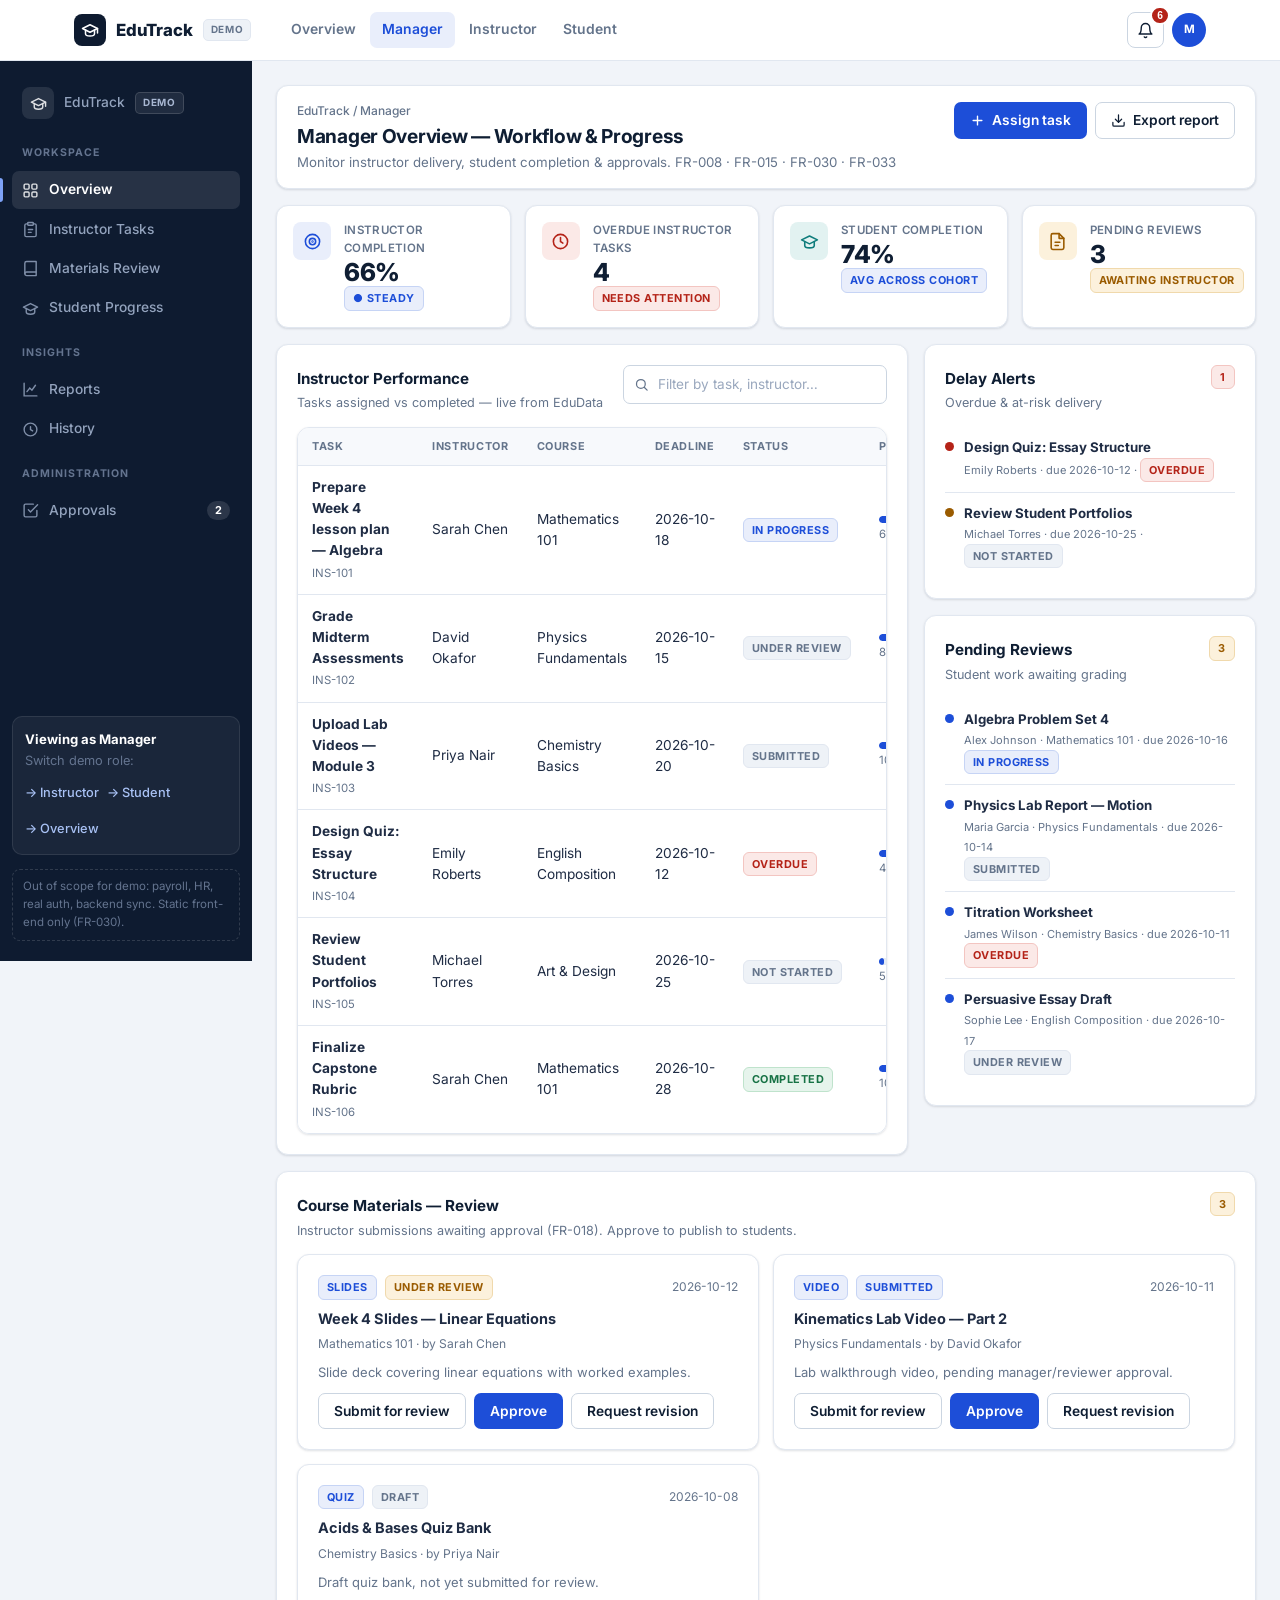
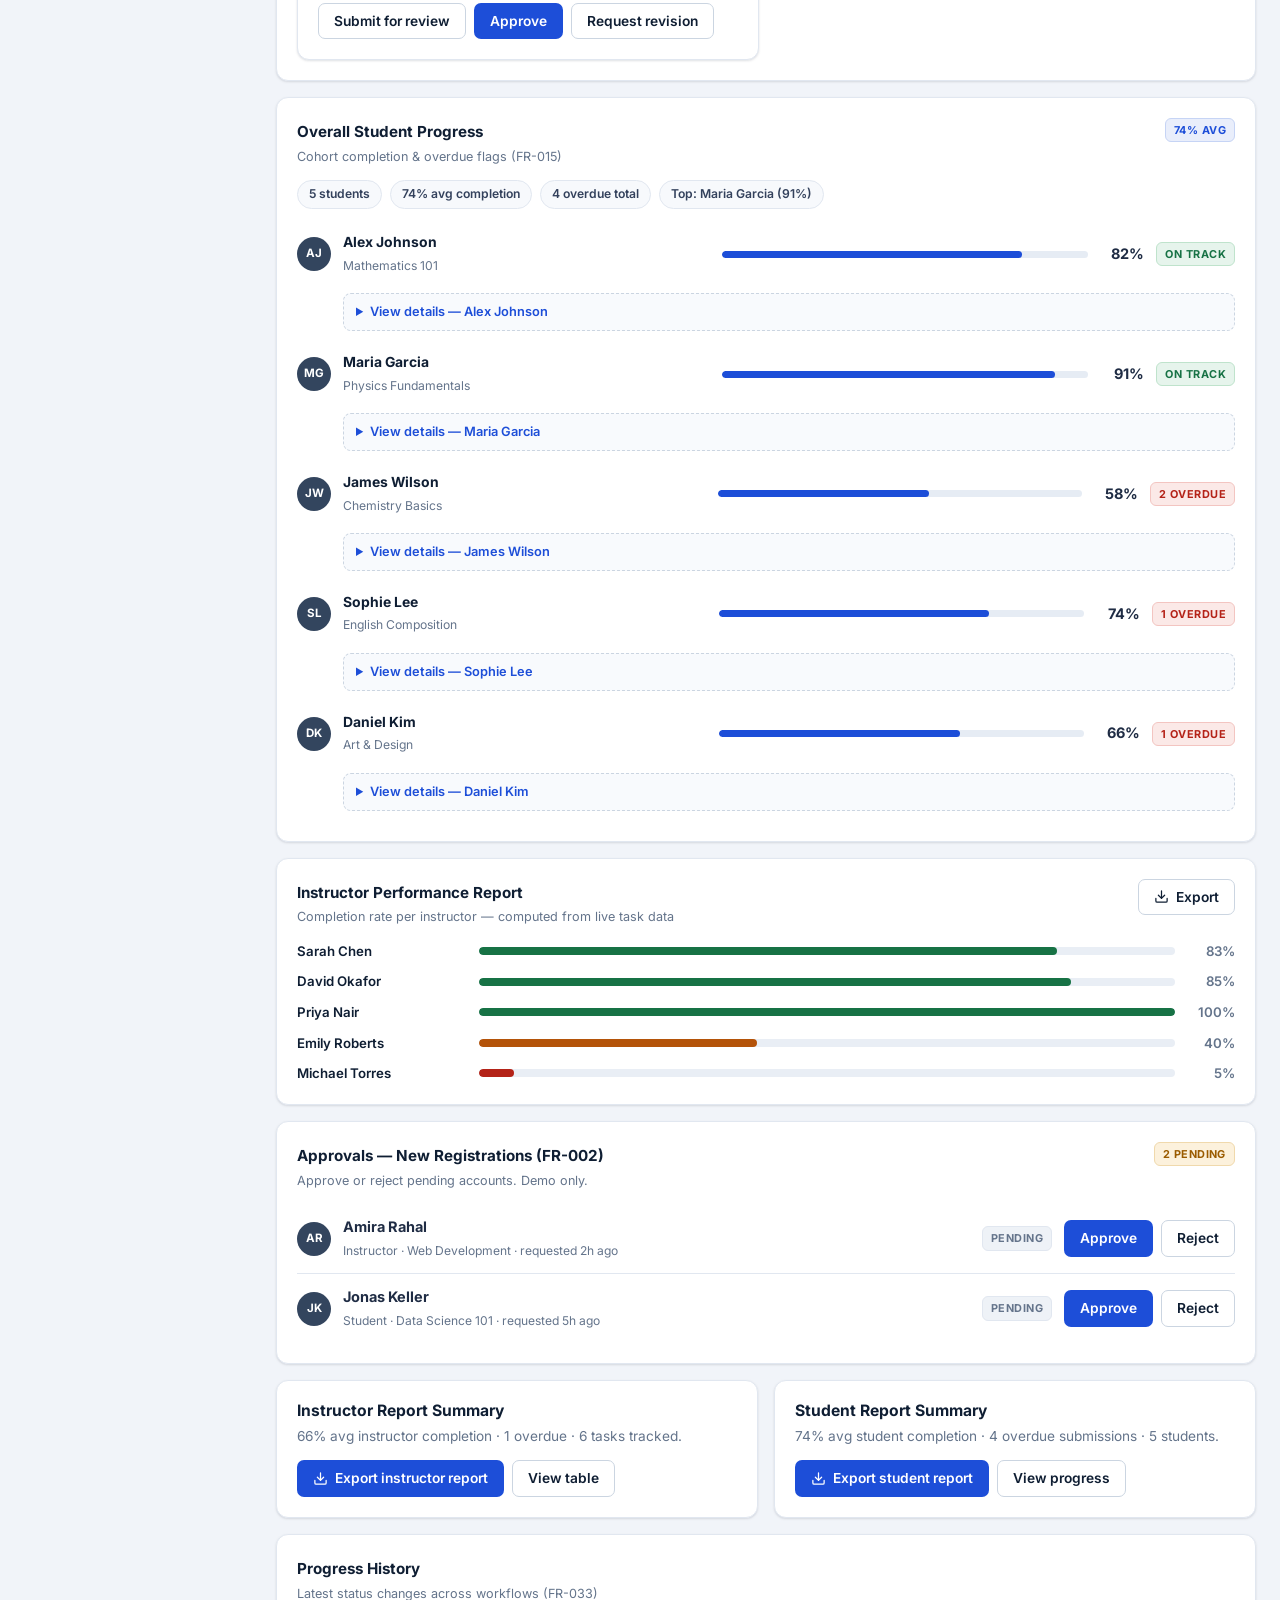
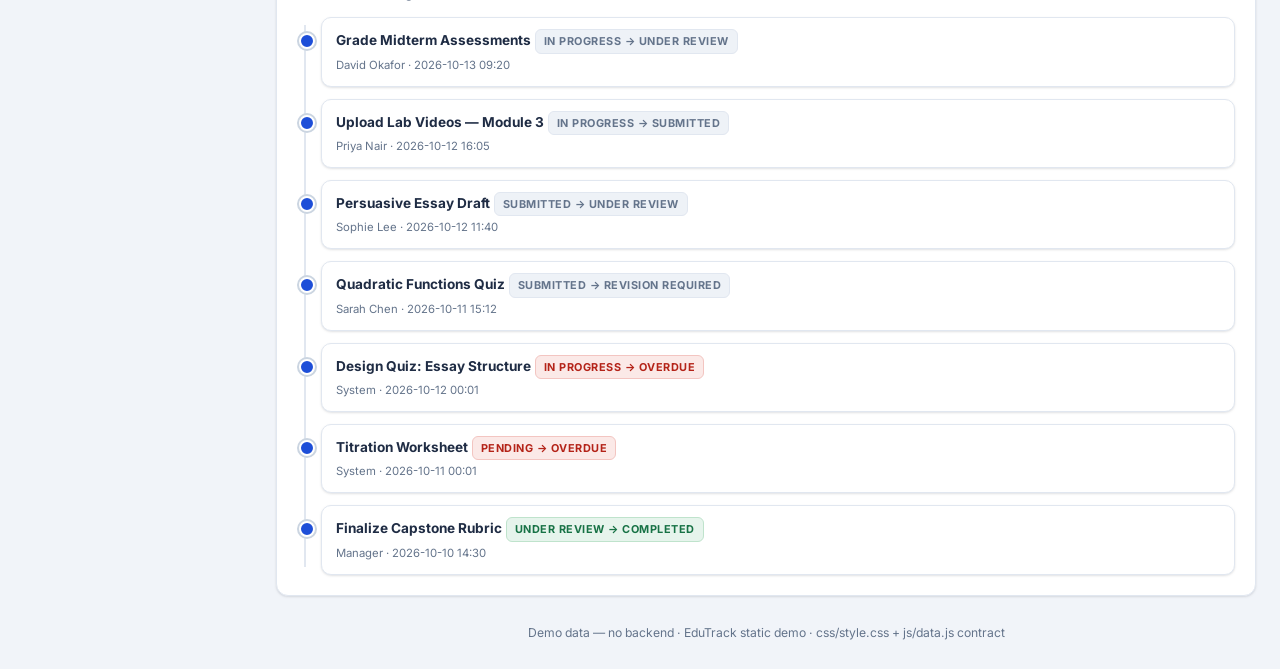
<file: manager.html>
<!DOCTYPE html>
<html lang="en">
<head>
<meta charset="UTF-8">
<meta name="viewport" content="width=device-width, initial-scale=1.0">
<title>EduTrack DEMO — Manager Overview</title>
<link rel="stylesheet" href="css/style.css">
<link rel="preconnect" href="https://fonts.googleapis.com">
<link rel="preconnect" href="https://fonts.gstatic.com" crossorigin>
<link href="https://fonts.googleapis.com/css2?family=Inter:wght@400;500;600;700;800&display=swap" rel="stylesheet">
<script defer src="js/data.js"></script>
<script defer src="js/app.js"></script>
<style>
  /* Page-specific rules only — shared components live in css/style.css */
  body{font-family:'Inter',system-ui,-apple-system,sans-serif}
  section[id]{scroll-margin-top:76px}
  .avatar[data-role="manager"]{background:#1D4ED8}
</style>
</head>
<body>
<a class="skip-link" href="#overview">Skip to content</a>

<!-- ============ NAVBAR ============ -->
<header class="navbar">
  <div class="navbar-inner">
    <button class="btn btn-ghost menu-btn" data-sidebar-toggle aria-label="Toggle sidebar" style="padding:8px 10px;"><svg viewBox="0 0 24 24" fill="none" stroke="currentColor" stroke-width="2" stroke-linecap="round"><path d="M4 7h16M4 12h16M4 17h16"/></svg></button>
    <a href="index.html" class="brand" aria-label="EduTrack home">
      <span class="brand-mark" aria-hidden="true">
        <svg viewBox="0 0 24 24" fill="none" stroke="currentColor" stroke-width="2" stroke-linecap="round" stroke-linejoin="round"><path d="M22 10L12 5 2 10l10 5 10-5z"/><path d="M6 12v5c0 1.7 2.7 3 6 3s6-1.3 6-3v-5"/><path d="M22 10v6"/></svg>
      </span>
      EduTrack <span class="demo-pill">DEMO</span>
    </a>
    <nav class="nav-links" aria-label="Primary">
      <a href="index.html">Overview</a>
      <a href="manager.html" class="active" aria-current="page">Manager</a>
      <a href="instructor.html">Instructor</a>
      <a href="student.html">Student</a>
    </nav>
    <div class="nav-actions">
      <div class="bell-wrap">
        <button class="bell-btn" id="bellBtn" aria-label="Notifications" aria-haspopup="true" aria-expanded="false"><svg viewBox="0 0 24 24" fill="none" stroke="currentColor" stroke-width="2" stroke-linecap="round" stroke-linejoin="round"><path d="M18 8a6 6 0 10-12 0c0 7-3 9-3 9h18s-3-2-3-9"/><path d="M13.7 21a2 2 0 01-3.4 0"/></svg><span id="bellCount">0</span></button>
        <div class="bell-dropdown" id="bellDropdown" role="menu" aria-label="Notifications">
          <header>Notifications</header>
          <div id="bellList"></div>
        </div>
      </div>
      <span class="avatar" data-role="manager" title="Company Manager">M</span>
    </div>
  </div>
</header>

<div class="layout">
  <!-- ============ SIDEBAR ============ -->
  <aside class="sidebar" id="sidebar" aria-label="Manager navigation">
    <a class="side-brand" href="index.html" aria-label="EduTrack home">
      <span class="brand-mark" aria-hidden="true"><svg viewBox="0 0 24 24" fill="none" stroke="currentColor" stroke-width="2" stroke-linecap="round" stroke-linejoin="round"><path d="M22 10L12 5 2 10l10 5 10-5z"/><path d="M6 12v5c0 1.7 2.7 3 6 3s6-1.3 6-3v-5"/><path d="M22 10v6"/></svg></span>
      EduTrack <span class="demo-pill">DEMO</span>
    </a>
    <div class="side-section">Workspace</div>
    <nav>
      <a href="#overview" class="active"><svg viewBox="0 0 24 24" fill="none" stroke="currentColor" stroke-width="2" stroke-linecap="round" stroke-linejoin="round"><rect x="3" y="3" width="7" height="7" rx="1.5"/><rect x="14" y="3" width="7" height="7" rx="1.5"/><rect x="3" y="14" width="7" height="7" rx="1.5"/><rect x="14" y="14" width="7" height="7" rx="1.5"/></svg>Overview</a>
      <a href="#instructor-performance"><svg viewBox="0 0 24 24" fill="none" stroke="currentColor" stroke-width="2" stroke-linecap="round" stroke-linejoin="round"><rect x="8" y="2" width="8" height="4" rx="1"/><path d="M16 4h2a2 2 0 012 2v14a2 2 0 01-2 2H6a2 2 0 01-2-2V6a2 2 0 012-2h2"/><path d="M9 12h6M9 16h4"/></svg>Instructor Tasks</a>
      <a href="#materials-review"><svg viewBox="0 0 24 24" fill="none" stroke="currentColor" stroke-width="2" stroke-linecap="round" stroke-linejoin="round"><path d="M4 19.5A2.5 2.5 0 016.5 17H20"/><path d="M6.5 2H20v20H6.5A2.5 2.5 0 014 19.5v-15A2.5 2.5 0 016.5 2z"/></svg>Materials Review</a>
      <a href="#student-progress"><svg viewBox="0 0 24 24" fill="none" stroke="currentColor" stroke-width="2" stroke-linecap="round" stroke-linejoin="round"><path d="M22 10L12 5 2 10l10 5 10-5z"/><path d="M6 12v5c0 1.7 2.7 3 6 3s6-1.3 6-3v-5"/></svg>Student Progress</a>
    </nav>
    <div class="side-section">Insights</div>
    <nav>
      <a href="#performance-report"><svg viewBox="0 0 24 24" fill="none" stroke="currentColor" stroke-width="2" stroke-linecap="round"><path d="M3 3v18h18"/><path d="M7 15l4-5 3 3 5-7"/></svg>Reports</a>
      <a href="#history"><svg viewBox="0 0 24 24" fill="none" stroke="currentColor" stroke-width="2" stroke-linecap="round"><path d="M12 8v4l3 2"/><circle cx="12" cy="12" r="9"/></svg>History</a>
    </nav>
    <div class="side-section">Administration</div>
    <nav>
      <a href="#approvals"><svg viewBox="0 0 24 24" fill="none" stroke="currentColor" stroke-width="2" stroke-linecap="round" stroke-linejoin="round"><path d="M9 11l3 3L22 4"/><path d="M21 12v7a2 2 0 01-2 2H5a2 2 0 01-2-2V5a2 2 0 012-2h11"/></svg>Approvals <span class="count" id="approvalNavCount">2</span></a>
    </nav>

    <div class="role-box">
      <strong>Viewing as Manager</strong>
      <p>Switch demo role:</p>
      <div style="display:flex;gap:.5rem;flex-wrap:wrap">
        <a href="instructor.html">→ Instructor</a>
        <a href="student.html">→ Student</a>
        <a href="index.html">→ Overview</a>
      </div>
    </div>
    <div class="scope-note">Out of scope for demo: payroll, HR, real auth, backend sync. Static front-end only (FR-030).</div>
  </aside>

  <!-- ============ MAIN ============ -->
  <main class="main" id="overview">
    <div class="main-inner">

      <div class="topbar">
        <div>
          <div class="crumbs"><a href="index.html">EduTrack</a> / Manager</div>
          <h1>Manager Overview — Workflow &amp; Progress</h1>
          <p class="sub">Monitor instructor delivery, student completion &amp; approvals. FR-008 · FR-015 · FR-030 · FR-033</p>
        </div>
        <div class="spacer"></div>
        <div class="topbar-actions">
          <button class="btn btn-primary" id="assignBtn"><svg viewBox="0 0 24 24" fill="none" stroke="currentColor" stroke-width="2.2" stroke-linecap="round"><path d="M12 5v14M5 12h14"/></svg>Assign task</button>
          <button class="btn btn-ghost" id="exportTopBtn"><svg viewBox="0 0 24 24" fill="none" stroke="currentColor" stroke-width="2" stroke-linecap="round" stroke-linejoin="round"><path d="M21 15v4a2 2 0 01-2 2H5a2 2 0 01-2-2v-4"/><path d="M7 10l5 5 5-5M12 15V3"/></svg>Export report</button>
        </div>
      </div>

      <!-- KPI ROW -->
      <section class="grid-4" aria-label="Key metrics">
        <div class="card kpi-card card-pad">
          <div class="kpi-icon"><svg viewBox="0 0 24 24" fill="none" stroke="currentColor" stroke-width="2" stroke-linecap="round"><circle cx="12" cy="12" r="9"/><circle cx="12" cy="12" r="4"/><circle cx="12" cy="12" r="0.5"/></svg></div>
          <div><div class="kpi-label">Instructor completion</div><div class="kpi-value" id="kpiInstrComp">—</div><span class="badge badge-success" id="kpiInstrDelta">On track</span></div>
        </div>
        <div class="card kpi-card card-pad">
          <div class="kpi-icon tint-red"><svg viewBox="0 0 24 24" fill="none" stroke="currentColor" stroke-width="2" stroke-linecap="round"><circle cx="12" cy="12" r="9"/><path d="M12 7v5l3 2"/></svg></div>
          <div><div class="kpi-label">Overdue instructor tasks</div><div class="kpi-value" id="kpiOverdue">—</div><span class="badge badge-danger" id="kpiOverdueDelta">Needs attention</span></div>
        </div>
        <div class="card kpi-card card-pad">
          <div class="kpi-icon tint-teal"><svg viewBox="0 0 24 24" fill="none" stroke="currentColor" stroke-width="2" stroke-linecap="round" stroke-linejoin="round"><path d="M22 10L12 5 2 10l10 5 10-5z"/><path d="M6 12v5c0 1.7 2.7 3 6 3s6-1.3 6-3v-5"/></svg></div>
          <div><div class="kpi-label">Student completion</div><div class="kpi-value" id="kpiStudComp">—</div><span class="badge badge-info" id="kpiStudDelta">Avg across cohort</span></div>
        </div>
        <div class="card kpi-card card-pad">
          <div class="kpi-icon tint-amber"><svg viewBox="0 0 24 24" fill="none" stroke="currentColor" stroke-width="2" stroke-linecap="round" stroke-linejoin="round"><path d="M14 2H6a2 2 0 00-2 2v16a2 2 0 002 2h12a2 2 0 002-2V8z"/><path d="M14 2v6h6M9 13h6M9 17h4"/></svg></div>
          <div><div class="kpi-label">Pending reviews</div><div class="kpi-value" id="kpiPending">—</div><span class="badge badge-warning">Awaiting instructor</span></div>
        </div>
      </section>

      <!-- TWO-COLUMN: TABLE + ALERTS -->
      <section class="two-col" id="instructor-performance">
        <div class="card card-pad">
          <div class="card-head">
            <div><h3>Instructor Performance</h3><p>Tasks assigned vs completed — live from EduData</p></div>
            <input class="search-input" id="instructorSearch" type="search" placeholder="Filter by task, instructor…" aria-label="Filter instructor tasks">
          </div>
          <div class="table-wrap">
            <table aria-label="Instructor tasks">
              <thead><tr><th>Task</th><th>Instructor</th><th>Course</th><th>Deadline</th><th>Status</th><th style="min-width:140px">Progress</th></tr></thead>
              <tbody id="instructorTableBody"><tr><td colspan="6" style="color:var(--muted)">Loading…</td></tr></tbody>
            </table>
          </div>
        </div>
        <div class="stack">
          <div class="card card-pad">
            <div class="card-head"><div><h3>Delay Alerts</h3><p>Overdue &amp; at-risk delivery</p></div><span class="badge badge-danger" id="delayCount">0</span></div>
            <div id="delayAlertsList"></div>
          </div>
          <div class="card card-pad">
            <div class="card-head"><div><h3>Pending Reviews</h3><p>Student work awaiting grading</p></div><span class="badge badge-warning" id="reviewCount">0</span></div>
            <div id="pendingReviewsList"></div>
          </div>
        </div>
      </section>

      <!-- COURSE MATERIALS REVIEW -->
      <section class="card card-pad" id="materials-review">
        <div class="card-head">
          <div><h3>Course Materials — Review</h3><p>Instructor submissions awaiting approval (FR-018). Approve to publish to students.</p></div>
          <span class="badge badge-warning" id="materialsReviewCount">0 in queue</span>
        </div>
        <div class="mat-grid" id="materialsReviewList"><p style="color:var(--muted)">Loading materials…</p></div>
      </section>

      <!-- OVERALL STUDENT PROGRESS -->
      <section class="card card-pad" id="student-progress">
        <div class="card-head">
          <div><h3>Overall Student Progress</h3><p>Cohort completion &amp; overdue flags (FR-015)</p></div>
          <span class="badge badge-info" id="studentAvgBadge">— avg</span>
        </div>
        <div class="stat-chips" id="studentStats"></div>
        <div id="studentList"></div>
      </section>

      <!-- PERFORMANCE REPORT BARS -->
      <section class="card card-pad" id="performance-report">
        <div class="card-head">
          <div><h3>Instructor Performance Report</h3><p>Completion rate per instructor — computed from live task data</p></div>
          <button class="btn btn-ghost" data-export="Instructor performance report"><svg viewBox="0 0 24 24" fill="none" stroke="currentColor" stroke-width="2" stroke-linecap="round" stroke-linejoin="round"><path d="M21 15v4a2 2 0 01-2 2H5a2 2 0 01-2-2v-4"/><path d="M7 10l5 5 5-5M12 15V3"/></svg>Export</button>
        </div>
        <div class="mgr-bars" id="reportBars"></div>
      </section>

      <!-- APPROVALS -->
      <section class="card card-pad" id="approvals">
        <div class="card-head">
          <div><h3>Approvals — New Registrations (FR-002)</h3><p>Approve or reject pending accounts. Demo only.</p></div>
          <span class="badge badge-warning" id="approvalCount">2 pending</span>
        </div>
        <div id="approvalList">
          <div class="approval-row" data-approval>
            <span class="avatar">AR</span>
            <div style="flex:1;min-width:200px"><strong>Amira Rahal</strong><br><small style="color:var(--muted)">Instructor · Web Development · requested 2h ago</small></div>
            <span class="badge badge-neutral">Pending</span>
            <div style="display:flex;gap:.5rem">
              <button class="btn btn-primary" data-approve>Approve</button>
              <button class="btn btn-ghost" data-reject>Reject</button>
            </div>
          </div>
          <div class="approval-row" data-approval>
            <span class="avatar">JK</span>
            <div style="flex:1;min-width:200px"><strong>Jonas Keller</strong><br><small style="color:var(--muted)">Student · Data Science 101 · requested 5h ago</small></div>
            <span class="badge badge-neutral">Pending</span>
            <div style="display:flex;gap:.5rem">
              <button class="btn btn-primary" data-approve>Approve</button>
              <button class="btn btn-ghost" data-reject>Reject</button>
            </div>
          </div>
        </div>
      </section>

      <!-- REPORTS ROW -->
      <section class="grid-2" aria-label="Reports">
        <div class="card card-pad">
          <h3 style="margin-top:0">Instructor Report Summary</h3>
          <p id="instructorReportText">Completion, delays and workload per instructor.</p>
          <div style="display:flex;gap:.5rem;flex-wrap:wrap;margin-top:.8rem">
            <button class="btn btn-primary" data-export="Instructor report summary"><svg viewBox="0 0 24 24" fill="none" stroke="currentColor" stroke-width="2" stroke-linecap="round" stroke-linejoin="round"><path d="M21 15v4a2 2 0 01-2 2H5a2 2 0 01-2-2v-4"/><path d="M7 10l5 5 5-5M12 15V3"/></svg>Export instructor report</button>
            <a class="btn btn-ghost" href="#instructor-performance" style="text-decoration:none">View table</a>
          </div>
        </div>
        <div class="card card-pad">
          <h3 style="margin-top:0">Student Report Summary</h3>
          <p id="studentReportText">Cohort progress, overdue submissions and engagement.</p>
          <div style="display:flex;gap:.5rem;flex-wrap:wrap;margin-top:.8rem">
            <button class="btn btn-primary" data-export="Student report summary"><svg viewBox="0 0 24 24" fill="none" stroke="currentColor" stroke-width="2" stroke-linecap="round" stroke-linejoin="round"><path d="M21 15v4a2 2 0 01-2 2H5a2 2 0 01-2-2v-4"/><path d="M7 10l5 5 5-5M12 15V3"/></svg>Export student report</button>
            <a class="btn btn-ghost" href="#student-progress" style="text-decoration:none">View progress</a>
          </div>
        </div>
      </section>

      <!-- HISTORY TIMELINE -->
      <section class="card card-pad" id="history">
        <div class="card-head"><div><h3>Progress History</h3><p>Latest status changes across workflows (FR-033)</p></div></div>
        <div class="timeline" id="historyTimeline"></div>
      </section>

      <p class="demo-footer">Demo data — no backend · EduTrack static demo · css/style.css + js/data.js contract</p>

    </div>
  </main>
</div>

<!-- Assign Task modal (Manager → Instructor, FR-013) -->
<div id="assignModal" class="modal" hidden role="dialog" aria-modal="true" aria-labelledby="assignModalTitle">
  <div class="modal-card">
    <div style="display:flex;justify-content:space-between;align-items:flex-start;gap:12px;">
      <div>
        <h3 id="assignModalTitle">Assign task to instructor</h3>
        <p class="modal-sub">Creates a content-production task · appears in Instructor Workspace · persists via localStorage.</p>
      </div>
      <button class="btn btn-ghost" id="closeAssignModalBtn" aria-label="Close dialog" style="padding:8px 10px;"><svg viewBox="0 0 24 24" fill="none" stroke="currentColor" stroke-width="2" stroke-linecap="round"><path d="M18 6L6 18M6 6l12 12"/></svg></button>
    </div>
    <form id="assignForm">
      <label for="assignTitle">Task title</label>
      <input id="assignTitle" name="title" placeholder="e.g. Record lecture: Fractions intro" required>
      <div class="form-grid">
        <div>
          <label for="assignInstructor">Instructor</label>
          <select id="assignInstructor" name="instructor"></select>
        </div>
        <div>
          <label for="assignCourse">Course</label>
          <select id="assignCourse" name="course"></select>
        </div>
      </div>
      <div class="form-grid">
        <div>
          <label for="assignDeadline">Deadline</label>
          <input id="assignDeadline" name="deadline" type="date" required>
        </div>
        <div>
          <label for="assignPriority">Priority</label>
          <select id="assignPriority" name="priority">
            <option>Normal</option>
            <option>High</option>
            <option>Low</option>
          </select>
        </div>
      </div>
      <label for="assignDesc">Description (optional)</label>
      <textarea id="assignDesc" name="desc" rows="2" placeholder="Scope, acceptance criteria, links…"></textarea>
      <div class="modal-foot">
        <button type="button" class="btn btn-ghost" id="cancelAssignModalBtn">Cancel</button>
        <button type="submit" class="btn btn-primary">Assign task</button>
      </div>
    </form>
  </div>
</div>

<script>
(function(){
  "use strict";
  var fallback = {
    instructorTasks: [
      {id:"t1",title:"Prepare React module",instructor:"Sara Ahmed",course:"Web Development",deadline:"2026-10-15",status:"In Progress",progress:65},
      {id:"t2",title:"Grade midterm quizzes",instructor:"John Carter",course:"Data Science 101",deadline:"2026-10-10",status:"Overdue",progress:30},
      {id:"t3",title:"Upload UX case study",instructor:"Lina Haddad",course:"UI/UX Design",deadline:"2026-10-18",status:"Pending",progress:10},
      {id:"t4",title:"Record Python lecture 7",instructor:"John Carter",course:"Data Science 101",deadline:"2026-10-12",status:"Completed",progress:100},
      {id:"t5",title:"Review capstone drafts",instructor:"Sara Ahmed",course:"Web Development",deadline:"2026-10-09",status:"In Review",progress:80}
    ],
    studentTasks: [
      {id:"s1",title:"React assignment 3",lesson:"Hooks",course:"Web Development",assignee:"Yara N.",deadline:"2026-10-14",status:"Pending"},
      {id:"s2",title:"SQL quiz",lesson:"Joins",course:"Data Science 101",assignee:"Omar K.",deadline:"2026-10-11",status:"Overdue"},
      {id:"s3",title:"Wireframe task",lesson:"Figma basics",course:"UI/UX Design",assignee:"Mira S.",deadline:"2026-10-13",status:"In Review"}
    ],
    students: [
      {id:"st1",name:"Yara Nasser",initials:"YN",course:"Web Development",completion:82,overdue:0},
      {id:"st2",name:"Omar Khalil",initials:"OK",course:"Data Science 101",completion:45,overdue:2},
      {id:"st3",name:"Mira Saleh",initials:"MS",course:"UI/UX Design",completion:68,overdue:1},
      {id:"st4",name:"Adam Farouk",initials:"AF",course:"Web Development",completion:91,overdue:0}
    ],
    notifications: [
      {id:"n1",title:"Task overdue",desc:"Grade midterm quizzes is past deadline.",time:"2h ago",type:"danger"},
      {id:"n2",title:"Review requested",desc:"Mira S. submitted wireframe task.",time:"5h ago",type:"warning"},
      {id:"n3",title:"New registration",desc:"Amira Rahal requested instructor access.",time:"1d ago",type:"info"}
    ],
    history: [
      {id:"h1",task:"Record Python lecture 7",actor:"John Carter",from:"In Progress",to:"Completed",time:"2026-10-11 14:20"},
      {id:"h2",task:"Wireframe task",actor:"Mira S.",from:"Pending",to:"In Review",time:"2026-10-11 10:05"},
      {id:"h3",task:"Grade midterm quizzes",actor:"System",from:"Pending",to:"Overdue",time:"2026-10-10 23:59"},
      {id:"h4",task:"Prepare React module",actor:"Sara Ahmed",from:"Pending",to:"In Progress",time:"2026-10-09 09:30"}
    ],
    courses: []
  };
  var D = null;
  function readExtra(key){ try{ var v = JSON.parse(localStorage.getItem(key)||"[]"); return Array.isArray(v)?v:[]; }catch(e){ return []; } }
  function getD(){
    var base = (window.EduData && typeof window.EduData === "object") ? window.EduData : {};
    function arr(k, lsKey){
      var b = Array.isArray(base[k]) ? base[k] : [];
      var e = readExtra(lsKey);
      var src = (e.length || b.length) ? e.concat(b) : (fallback[k]||[]);
      var seen = {}, out = [];
      src.forEach(function(t){ var id = (t&&(t.id||t.title))||""; if(id && seen[id]) return; if(id) seen[id]=1; out.push(t); });
      return out;
    }
    return {
      instructorTasks: arr("instructorTasks","edu_instructor_tasks_extra"),
      studentTasks: arr("studentTasks","edu_student_tasks_extra"),
      students: (Array.isArray(base.students)&&base.students.length)?base.students:fallback.students,
      notifications: Array.isArray(base.notifications)?base.notifications:fallback.notifications,
      history: Array.isArray(base.history)?base.history:fallback.history,
      courses: (Array.isArray(base.courses)&&base.courses.length)?base.courses:fallback.courses,
      materials: arr("materials","edu_materials_extra")
    };
  }
  D = getD();

  function toast(msg){
    if(window.EduApp && typeof EduApp.toast === "function"){ EduApp.toast(msg); }
    else { try{ alert(msg); }catch(e){ console.log(msg); } }
  }
  function esc(s){ return String(s==null?"":s).replace(/[&<>"']/g,function(c){return {"&":"&amp;","<":"&lt;",">":"&gt;",'"':"&quot;","'":"&#39;"}[c];}); }
  function badgeFor(status){
    var s = String(status||"").toLowerCase();
    if(/complete|done|approved/.test(s)) return "badge-success";
    if(/overdue|delay|fail|reject|at-risk|risk/.test(s)) return "badge-danger";
    if(/pending|waiting|todo/.test(s)) return "badge-warning";
    if(/progress|active|ongoing/.test(s)) return "badge-info";
    if(/review/.test(s)) return "badge-neutral";
    return "badge-neutral";
  }

  /* ---------- KPIs ---------- */
  function renderKPIs(){
    var it = D.instructorTasks, st = D.students, sTasks = D.studentTasks;
    var instrAvg = it.length ? Math.round(it.reduce(function(a,t){return a+(+t.progress||0);},0)/it.length) : 0;
    var overdue = it.filter(function(t){return /overdue|delay/i.test(t.status||"");}).length;
    var studAvg = st.length ? Math.round(st.reduce(function(a,s){return a+(+s.completion||0);},0)/st.length) : 0;
    var pending = sTasks.filter(function(t){return /pending|review/i.test(t.status||"");}).length;
    setText("kpiInstrComp", instrAvg + "%");
    setText("kpiOverdue", overdue);
    setText("kpiStudComp", studAvg + "%");
    setText("kpiPending", pending);
    var d1 = document.getElementById("kpiInstrDelta");
    if(d1){ d1.textContent = instrAvg >= 70 ? "▲ on track" : (instrAvg >= 40 ? "● steady" : "▼ needs push"); d1.className = "badge " + (instrAvg>=70?"badge-success":instrAvg>=40?"badge-info":"badge-danger"); }
    var od = document.getElementById("delayCount"); if(od) od.textContent = overdue;
    var rc = document.getElementById("reviewCount"); if(rc) rc.textContent = pending;
    var rep = document.getElementById("instructorReportText");
    if(rep) rep.textContent = instrAvg + "% avg instructor completion · " + overdue + " overdue · " + it.length + " tasks tracked.";
    var sr = document.getElementById("studentReportText");
    if(sr) sr.textContent = studAvg + "% avg student completion · " + st.reduce(function(a,s){return a+(+s.overdue||0);},0) + " overdue submissions · " + st.length + " students.";
  }
  function setText(id,v){ var el=document.getElementById(id); if(el) el.textContent=v; }

  /* ---------- Instructor table + search ---------- */
  var currentFilter = "";
  function renderInstructorTable(){
    var tb = document.getElementById("instructorTableBody"); if(!tb) return;
    var q = currentFilter.trim().toLowerCase();
    var rows = D.instructorTasks.filter(function(t){
      if(!q) return true;
      return [t.title,t.instructor,t.course,t.status].join(" ").toLowerCase().indexOf(q) > -1;
    });
    if(!rows.length){ tb.innerHTML = '<tr><td colspan="6" style="color:var(--muted)">No tasks match “'+esc(currentFilter)+'”.</td></tr>'; return; }
    tb.innerHTML = rows.map(function(t){
      var p = Math.max(0, Math.min(100, +t.progress||0));
      return '<tr><td><strong>'+esc(t.title)+'</strong><br><small style="color:var(--muted)">'+esc(t.id||"")+'</small></td>'
        +'<td>'+esc(t.instructor)+'</td><td>'+esc(t.course)+'</td><td>'+esc(t.deadline)+'</td>'
        +'<td><span class="badge '+badgeFor(t.status)+'">'+esc(t.status)+'</span></td>'
        +'<td><div class="progress-track" role="progressbar" aria-valuenow="'+p+'" aria-valuemin="0" aria-valuemax="100"><div class="progress-fill" data-progress="'+p+'" style="width:0%"></div></div><small style="color:var(--muted)">'+p+'%</small></td></tr>';
    }).join("");
    animateBars(tb);
  }

  /* ---------- Delay alerts + pending reviews ---------- */
  function renderSideLists(){
    var dl = document.getElementById("delayAlertsList");
    if(dl){
      var over = D.instructorTasks.filter(function(t){return /overdue|delay|pending/i.test(t.status||"") || (+t.progress||0) < 40;}).slice(0,4);
      dl.innerHTML = over.length ? over.map(function(t){
        var danger = /overdue/i.test(t.status||"");
        return '<div class="alert-item"><span class="dot" style="background:'+(danger?'var(--danger)':'var(--warning)')+'"></span><div><strong>'+esc(t.title)+'</strong><br><small style="color:var(--muted)">'+esc(t.instructor)+' · due '+esc(t.deadline)+' · <span class="badge '+badgeFor(t.status)+'">'+esc(t.status)+'</span></small></div></div>';
      }).join("") : '<p style="color:var(--muted);font-size:.88rem">No delays — all instructors on track.</p>';
    }
    var pl = document.getElementById("pendingReviewsList");
    if(pl){
      var pend = D.studentTasks.slice(0,4);
      pl.innerHTML = pend.length ? pend.map(function(t){
        return '<div class="alert-item"><span class="dot" style="background:var(--primary)"></span><div style="flex:1"><strong>'+esc(t.title)+'</strong><br><small style="color:var(--muted)">'+esc(t.assignee||"")+' · '+esc(t.course)+' · due '+esc(t.deadline)+'</small><br><span class="badge '+badgeFor(t.status)+'">'+esc(t.status)+'</span></div></div>';
      }).join("") : '<p style="color:var(--muted)">Nothing awaiting review.</p>';
    }
  }

  /* ---------- Students ---------- */
  function renderStudents(){
    var list = document.getElementById("studentList"); if(!list) return;
    var avg = D.students.length ? Math.round(D.students.reduce(function(a,s){return a+(+s.completion||0);},0)/D.students.length) : 0;
    setText("studentAvgBadge", avg + "% avg");
    var stats = document.getElementById("studentStats");
    if(stats){
      var od = D.students.reduce(function(a,s){return a+(+s.overdue||0);},0);
      var top = D.students.slice().sort(function(a,b){return (+b.completion||0)-(+a.completion||0);})[0];
      stats.innerHTML = '<span class="stat-chip">'+D.students.length+' students</span>'
        +'<span class="stat-chip">'+avg+'% avg completion</span>'
        +'<span class="stat-chip">'+od+' overdue total</span>'
        +(top?'<span class="stat-chip">Top: '+esc(top.name)+' ('+top.completion+'%)</span>':"");
    }
    list.innerHTML = D.students.map(function(s,i){
      var c = Math.max(0,Math.min(100,+s.completion||0));
      var tasks = [
        {n:"Core lessons", v:Math.min(100,c+8)},
        {n:"Assignments submitted", v:Math.max(5,c-12)},
        {n:"Quizzes passed", v:Math.max(5,c-5)}
      ];
      return '<div><div class="student-row"><span class="avatar">'+esc(s.initials||s.name.charAt(0))+'</span>'
        +'<div class="student-meta"><strong>'+esc(s.name)+'</strong><span>'+esc(s.course)+'</span></div>'
        +'<div class="student-prog"><div class="progress-track"><div class="progress-fill" data-progress="'+c+'" style="width:0%"></div></div></div>'
        +'<strong style="min-width:44px;text-align:right">'+c+'%</strong>'
        +((+s.overdue||0)>0?'<span class="badge badge-danger">'+s.overdue+' overdue</span>':'<span class="badge badge-success">on track</span>')
        +'</div>'
        +'<details class="student-details"><summary>View details — '+esc(s.name)+'</summary><ul>'
        + tasks.map(function(t){return '<li>'+esc(t.n)+': <strong>'+t.v+'%</strong></li>';}).join("")
        +'<li>Mock breakdown for demo (FR-015). No backend.</li></ul></details></div>';
    }).join("");
    animateBars(list);
  }

  /* ---------- Report bars ---------- */
  function renderReportBars(){
    var wrap = document.getElementById("reportBars"); if(!wrap) return;
    var by = {};
    D.instructorTasks.forEach(function(t){
      var k = t.instructor||"Unknown";
      (by[k]=by[k]||[]).push(+t.progress||0);
    });
    var keys = Object.keys(by);
    if(!keys.length){ wrap.innerHTML = '<p style="color:var(--muted)">No instructor data.</p>'; return; }
    wrap.innerHTML = keys.map(function(k){
      var avg = Math.round(by[k].reduce(function(a,b){return a+b;},0)/by[k].length);
      var color = avg>=70?"var(--success)":avg>=40?"var(--amber)":"var(--danger)";
      return '<div class="bar-row"><strong>'+esc(k)+'</strong><div class="bar-track"><div class="bar-fill" data-progress="'+avg+'" style="background:'+color+'"></div></div><span>'+avg+'%</span></div>';
    }).join("");
    animateBars(wrap);
  }

  /* ---------- History ---------- */
  function renderHistory(){
    var tl = document.getElementById("historyTimeline"); if(!tl) return;
    tl.innerHTML = D.history.length ? D.history.map(function(h){
      return '<div class="timeline-item"><strong>'+esc(h.task)+'</strong> <span class="badge '+badgeFor(h.to)+'">'+esc(h.from)+' → '+esc(h.to)+'</span><br><small style="color:var(--muted)">'+esc(h.actor)+' · '+esc(h.time)+'</small></div>';
    }).join("") : '<p style="color:var(--muted)">No history yet.</p>';
  }

  /* ---------- Notifications / bell ---------- */
  function renderNotifications(){
    var list = document.getElementById("bellList"), count = document.getElementById("bellCount");
    if(count) count.textContent = D.notifications.length;
    if(list){
      list.innerHTML = D.notifications.length ? D.notifications.map(function(n){
        return '<div class="notification-item" style="padding:.7rem 1rem;border-top:1px solid var(--border)"><strong style="font-size:.88rem">'+esc(n.title)+'</strong><br><small style="color:var(--muted)">'+esc(n.desc)+' · '+esc(n.time)+'</small> <span class="badge '+badgeFor(n.type==="danger"?"Overdue":n.type==="warning"?"Pending":n.type)+'" style="margin-left:.3rem">'+esc(n.type||"info")+'</span></div>';
      }).join("") : '<p style="padding:1rem;color:var(--muted)">No notifications.</p>';
    }
  }

  /* ---------- Progress animation ---------- */
  function animateBars(scope){
    requestAnimationFrame(function(){
      requestAnimationFrame(function(){
        (scope||document).querySelectorAll(".progress-fill[data-progress], .bar-fill[data-progress]").forEach(function(el){
          el.style.width = (el.getAttribute("data-progress")||0) + "%";
        });
      });
    });
  }

  /* ---------- Events ---------- */
  function bind(){
    var s = document.getElementById("instructorSearch");
    if(s) s.addEventListener("input", function(){ currentFilter = s.value; renderInstructorTable(); });
    var bell = document.getElementById("bellBtn"), dd = document.getElementById("bellDropdown");
    if(bell && dd){
      bell.addEventListener("click", function(e){
        e.stopPropagation();
        var open = dd.classList.toggle("open");
        bell.setAttribute("aria-expanded", open ? "true" : "false");
      });
      document.addEventListener("click", function(e){ if(!dd.contains(e.target)) dd.classList.remove("open"); });
    }
    document.querySelectorAll("[data-approve],[data-reject]").forEach(function(btn){
      btn.addEventListener("click", function(){
        var row = btn.closest("[data-approval]");
        var name = row ? (row.querySelector("strong")||{}).textContent || "Request" : "Request";
        var ok = btn.hasAttribute("data-approve");
        if(row) row.remove();
        var left = document.querySelectorAll("[data-approval]").length;
        setText("approvalCount", left ? left + " pending" : "All caught up");
        var nav = document.getElementById("approvalNavCount"); if(nav) nav.textContent = left;
        toast((ok ? "Approved " : "Rejected ") + name + " (demo)");
      });
    });
    function exp(msg){ toast(msg + " — exported (demo)"); }
    document.querySelectorAll("[data-export]").forEach(function(b){
      b.addEventListener("click", function(){ exp(b.getAttribute("data-export")||"Report"); });
    });
    var top = document.getElementById("exportTopBtn");
    if(top) top.addEventListener("click", function(){ exp("Manager overview report"); });
    /* Assign-task modal + materials-review list are owned by js/app.js (shared).
       Skip the old demo toast so app.js can wire #assignBtn/#assignModal. */
  }

  function refresh(){ D = getD(); renderKPIs(); renderInstructorTable(); renderSideLists();
    renderStudents(); renderReportBars(); renderHistory(); renderNotifications(); }
  window.__managerRefresh = refresh;
  /* Deferred data/scripts load after parsing — render on DOMContentLoaded so
     window.EduData + localStorage extras are visible. */
  if(document.readyState === "loading"){
    document.addEventListener("DOMContentLoaded", function(){ refresh(); bind(); });
  } else { refresh(); bind(); }
})();
</script>
</body>
</html>
</file>
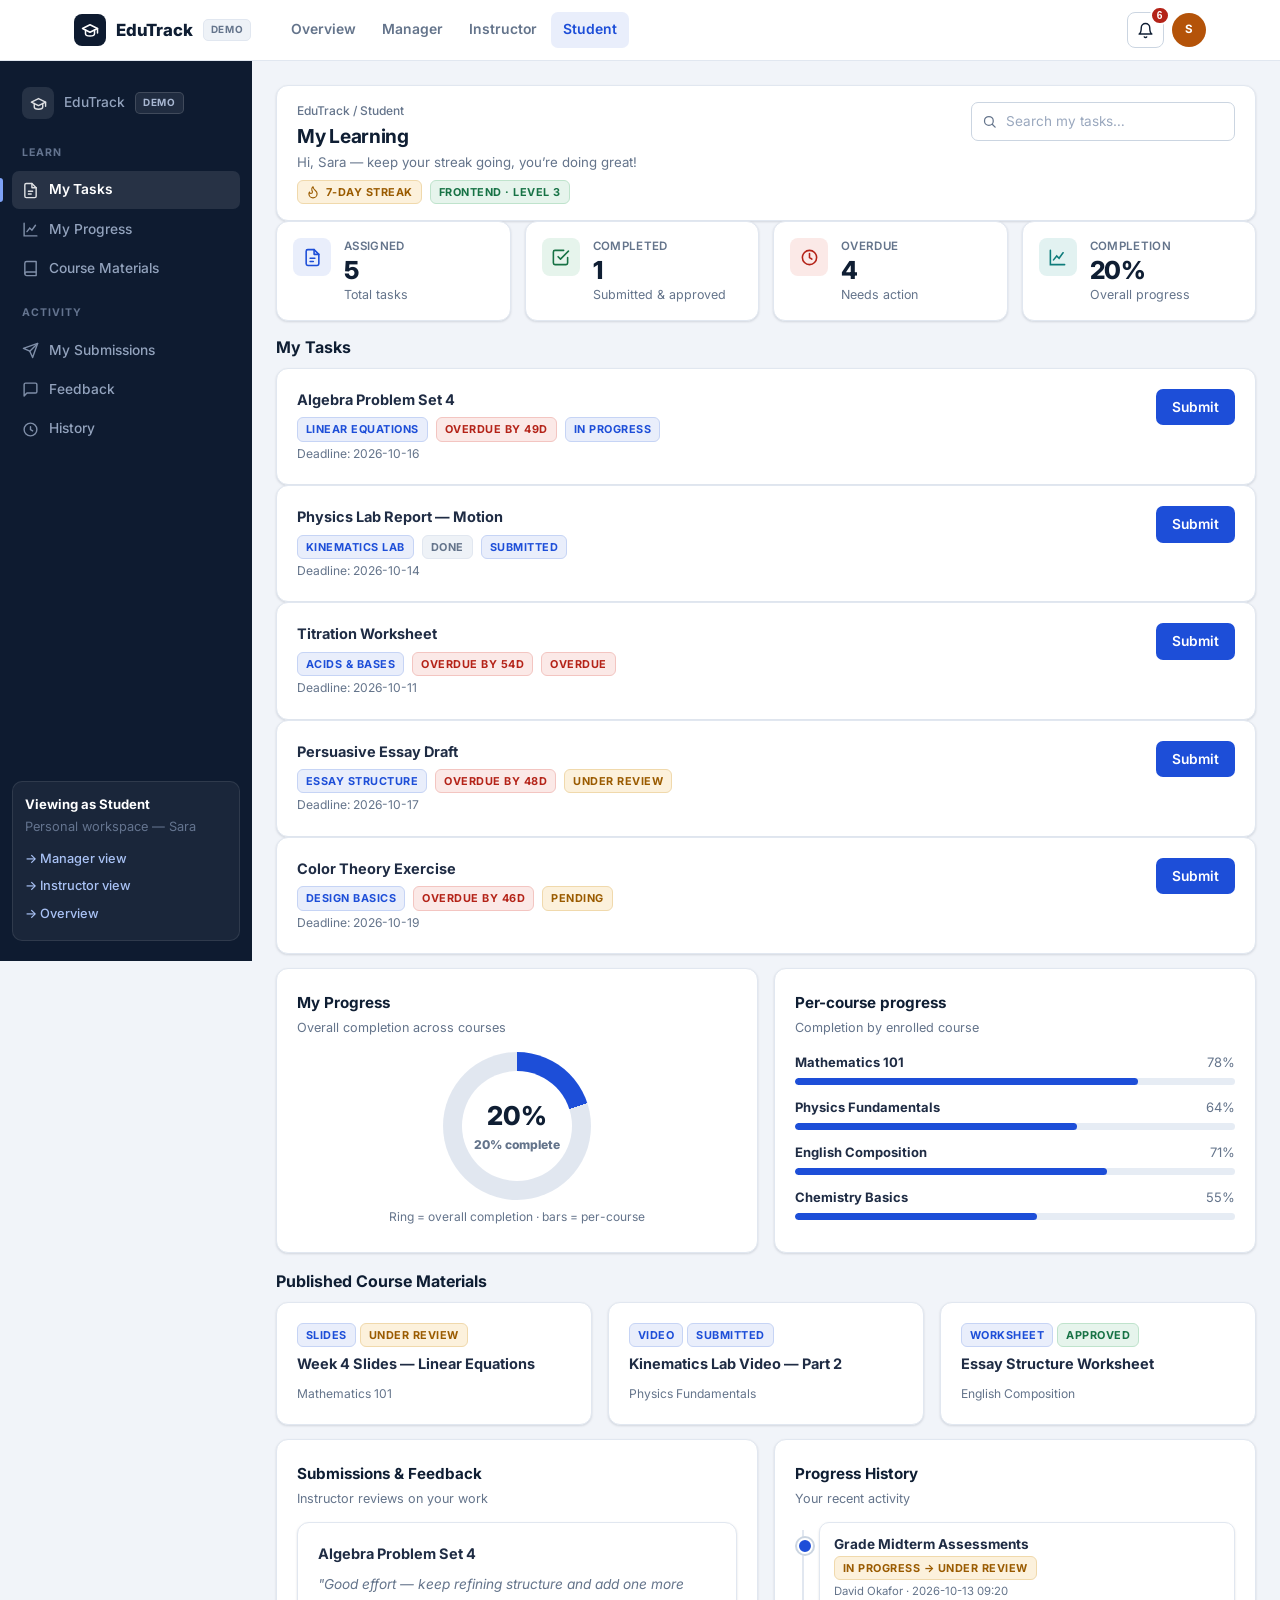
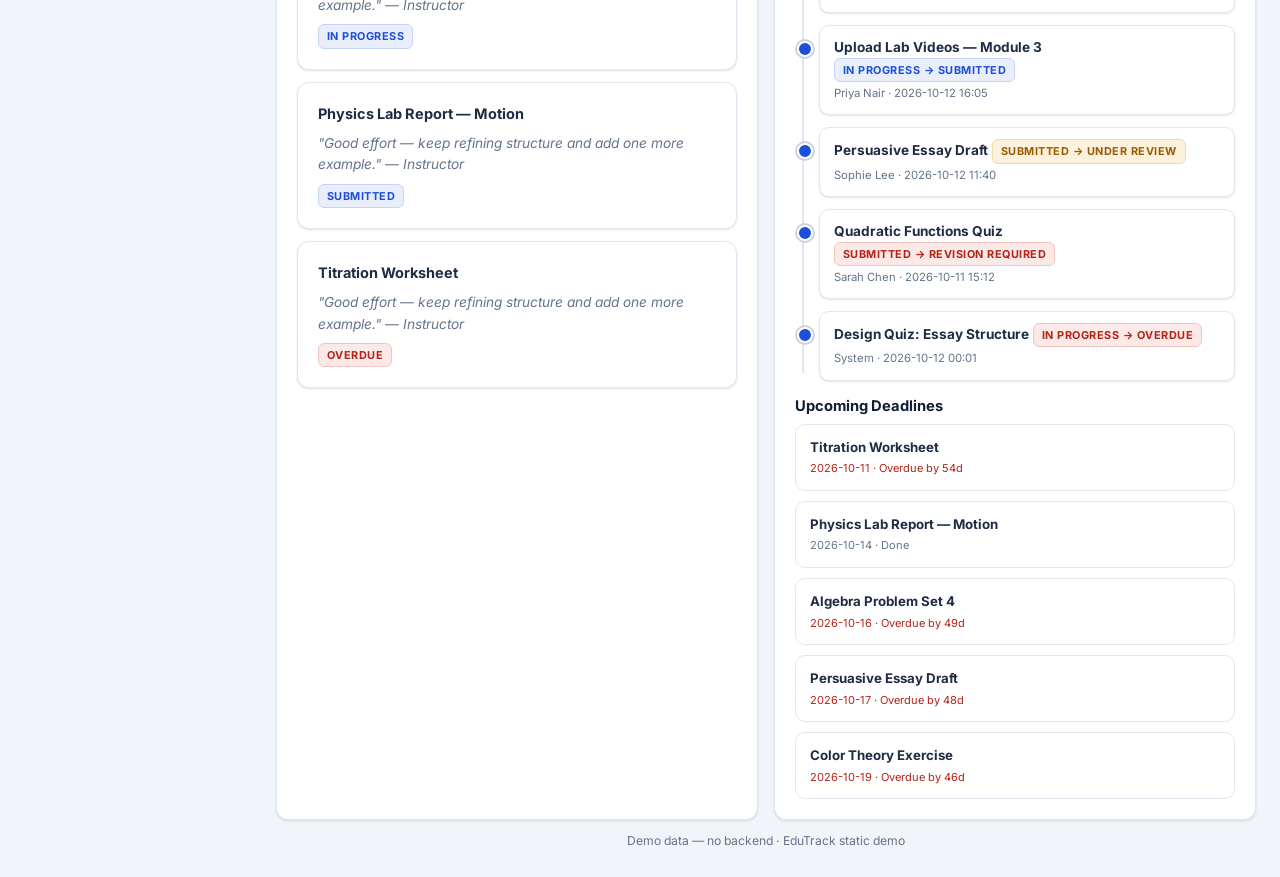
<file: student.html>
<!DOCTYPE html>
<html lang="en">
<head>
<meta charset="UTF-8">
<meta name="viewport" content="width=device-width, initial-scale=1.0">
<title>EduTrack Demo — My Learning</title>
<link rel="stylesheet" href="css/style.css">
<link rel="preconnect" href="https://fonts.googleapis.com">
<link rel="preconnect" href="https://fonts.gstatic.com" crossorigin>
<link href="https://fonts.googleapis.com/css2?family=Inter:wght@400;500;600;700;800&display=swap" rel="stylesheet">
<script src="js/data.js" defer></script>
<script src="js/app.js" defer></script>
<style>
  /* Page-specific rules only — shared components live in css/style.css */
  body{font-family:'Inter',system-ui,-apple-system,sans-serif}
  section[id]{scroll-margin-top:76px}
  h3[id]{scroll-margin-top:76px}
  .avatar[data-role="student"]{background:#B45309}
  .streak{display:inline-flex;align-items:center;gap:6px}
  .streak svg{width:14px;height:14px}
</style>
</head>
<body>
<a class="skip-link" href="#main">Skip to content</a>
<nav class="navbar">
  <div class="navbar-inner">
    <button class="btn btn-ghost menu-btn" data-sidebar-toggle aria-label="Toggle sidebar" style="padding:8px 10px;"><svg viewBox="0 0 24 24" fill="none" stroke="currentColor" stroke-width="2" stroke-linecap="round"><path d="M4 7h16M4 12h16M4 17h16"/></svg></button>
    <a class="brand" href="index.html" aria-label="EduTrack home">
      <span class="brand-mark" aria-hidden="true"><svg viewBox="0 0 24 24" fill="none" stroke="currentColor" stroke-width="2" stroke-linecap="round" stroke-linejoin="round"><path d="M22 10L12 5 2 10l10 5 10-5z"/><path d="M6 12v5c0 1.7 2.7 3 6 3s6-1.3 6-3v-5"/><path d="M22 10v6"/></svg></span>
      EduTrack <span class="demo-pill">DEMO</span>
    </a>
    <div class="nav-links" aria-label="Primary">
      <a href="index.html">Overview</a>
      <a href="manager.html">Manager</a>
      <a href="instructor.html">Instructor</a>
      <a href="student.html" class="active" aria-current="page">Student</a>
    </div>
    <div class="nav-actions">
      <div class="bell-wrap">
        <button class="bell-btn" data-bell id="bellBtn" aria-label="Notifications"><svg viewBox="0 0 24 24" fill="none" stroke="currentColor" stroke-width="2" stroke-linecap="round" stroke-linejoin="round"><path d="M18 8a6 6 0 10-12 0c0 7-3 9-3 9h18s-3-2-3-9"/><path d="M13.7 21a2 2 0 01-3.4 0"/></svg><span class="badge badge-danger" id="bellCount" data-bell-count>3</span></button>
        <div id="bellDropdown" data-bell-dropdown class="bell-dropdown" hidden>
          <div class="notification-item"><strong>Feedback received</strong><p>Instructor approved your React draft</p></div>
          <div class="notification-item"><strong>Deadline soon</strong><p>Portfolio page due in 5d</p></div>
        </div>
      </div>
      <div class="avatar" data-role="student" title="Sara">S</div>
    </div>
  </div>
</nav>

<div class="layout">
  <aside class="sidebar" id="sidebar" aria-label="Student navigation">
    <a class="side-brand" href="index.html" aria-label="EduTrack home">
      <span class="brand-mark" aria-hidden="true"><svg viewBox="0 0 24 24" fill="none" stroke="currentColor" stroke-width="2" stroke-linecap="round" stroke-linejoin="round"><path d="M22 10L12 5 2 10l10 5 10-5z"/><path d="M6 12v5c0 1.7 2.7 3 6 3s6-1.3 6-3v-5"/><path d="M22 10v6"/></svg></span>
      EduTrack <span class="demo-pill">DEMO</span>
    </a>
    <div class="side-section">Learn</div>
    <nav>
      <a href="#my-tasks" class="active"><svg viewBox="0 0 24 24" fill="none" stroke="currentColor" stroke-width="2" stroke-linecap="round" stroke-linejoin="round"><path d="M14 2H6a2 2 0 00-2 2v16a2 2 0 002 2h12a2 2 0 002-2V8z"/><path d="M14 2v6h6M9 13h6M9 17h4"/></svg>My Tasks</a>
      <a href="#my-progress"><svg viewBox="0 0 24 24" fill="none" stroke="currentColor" stroke-width="2" stroke-linecap="round"><path d="M3 3v18h18"/><path d="M7 15l4-5 3 3 5-7"/></svg>My Progress</a>
      <a href="#materials"><svg viewBox="0 0 24 24" fill="none" stroke="currentColor" stroke-width="2" stroke-linecap="round" stroke-linejoin="round"><path d="M4 19.5A2.5 2.5 0 016.5 17H20"/><path d="M6.5 2H20v20H6.5A2.5 2.5 0 014 19.5v-15A2.5 2.5 0 016.5 2z"/></svg>Course Materials</a>
    </nav>
    <div class="side-section">Activity</div>
    <nav>
      <a href="#submissions"><svg viewBox="0 0 24 24" fill="none" stroke="currentColor" stroke-width="2" stroke-linecap="round" stroke-linejoin="round"><path d="M22 2L11 13"/><path d="M22 2l-7 20-4-9-9-4 20-7z"/></svg>My Submissions</a>
      <a href="#feedback"><svg viewBox="0 0 24 24" fill="none" stroke="currentColor" stroke-width="2" stroke-linecap="round" stroke-linejoin="round"><path d="M21 15a2 2 0 01-2 2H7l-4 4V5a2 2 0 012-2h14a2 2 0 012 2z"/></svg>Feedback</a>
      <a href="#history"><svg viewBox="0 0 24 24" fill="none" stroke="currentColor" stroke-width="2" stroke-linecap="round"><path d="M12 8v4l3 2"/><circle cx="12" cy="12" r="9"/></svg>History</a>
    </nav>
    <div class="role-box">
      <strong>Viewing as Student</strong>
      <p>Personal workspace — Sara</p>
      <a href="manager.html">→ Manager view</a>
      <a href="instructor.html">→ Instructor view</a>
      <a href="index.html">→ Overview</a>
    </div>
  </aside>

  <main class="main" id="main">
    <div class="topbar reveal visible">
      <div>
        <div class="crumbs"><a href="index.html">EduTrack</a> / Student</div>
        <h1>My Learning</h1>
        <p class="sub">Hi, Sara — keep your streak going, you’re doing great!</p>
        <div style="margin-top:8px;display:flex;gap:8px;flex-wrap:wrap;">
          <span class="badge badge-warning streak"><svg viewBox="0 0 24 24" fill="none" stroke="currentColor" stroke-width="2" stroke-linecap="round" stroke-linejoin="round"><path d="M8.5 14.5A2.5 2.5 0 0011 12c0-1.38-.5-2-1-3-1.072-2.143-.224-4.054 2-6 .5 2.5 2 4.9 4 6.5 2 1.6 3 3.5 3 5.5a7 7 0 11-14 0c0-1.153.433-2.294 1-3a2.5 2.5 0 002.5 2.5z"/></svg>7-day streak</span>
          <span class="badge badge-success">Frontend · Level 3</span>
        </div>
      </div>
      <div class="spacer"></div>
      <div><input id="searchInput" data-search class="search" placeholder="Search my tasks…" aria-label="Search my tasks"></div>
    </div>

    <div class="kpi-row">
      <div class="card kpi-card reveal"><div class="kpi-icon"><svg viewBox="0 0 24 24" fill="none" stroke="currentColor" stroke-width="2" stroke-linecap="round" stroke-linejoin="round"><path d="M14 2H6a2 2 0 00-2 2v16a2 2 0 002 2h12a2 2 0 002-2V8z"/><path d="M14 2v6h6M9 13h6M9 17h4"/></svg></div><div><div class="kpi-label">Assigned</div><div class="kpi-value" id="sAssigned" data-count="5">5</div><div class="kpi-sub">Total tasks</div></div></div>
      <div class="card kpi-card reveal"><div class="kpi-icon tint-green"><svg viewBox="0 0 24 24" fill="none" stroke="currentColor" stroke-width="2" stroke-linecap="round" stroke-linejoin="round"><path d="M9 11l3 3L22 4"/><path d="M21 12v7a2 2 0 01-2 2H5a2 2 0 01-2-2V5a2 2 0 012-2h11"/></svg></div><div><div class="kpi-label">Completed</div><div class="kpi-value" id="sCompleted" data-count="2">2</div><div class="kpi-sub">Submitted &amp; approved</div></div></div>
      <div class="card kpi-card reveal"><div class="kpi-icon tint-red"><svg viewBox="0 0 24 24" fill="none" stroke="currentColor" stroke-width="2" stroke-linecap="round"><circle cx="12" cy="12" r="9"/><path d="M12 7v5l3 2"/></svg></div><div><div class="kpi-label">Overdue</div><div class="kpi-value" id="sOverdue" data-count="1">1</div><div class="kpi-sub">Needs action</div></div></div>
      <div class="card kpi-card reveal"><div class="kpi-icon tint-teal"><svg viewBox="0 0 24 24" fill="none" stroke="currentColor" stroke-width="2" stroke-linecap="round"><path d="M3 3v18h18"/><path d="M7 15l4-5 3 3 5-7"/></svg></div><div><div class="kpi-label">Completion</div><div class="kpi-value" id="sPct" data-count="40" data-suffix="%">40%</div><div class="kpi-sub">Overall progress</div></div></div>
    </div>

    <h3 id="my-tasks" style="margin:4px 0 10px;font-size:1rem;">My Tasks</h3>
    <div id="myTasksList" style="display:flex;flex-direction:column;gap:0;">
      <div class="card reveal visible" data-searchable data-student-task="t1">
        <div style="display:flex;gap:10px;align-items:flex-start;flex-wrap:wrap;">
          <div style="flex:1;min-width:200px;"><strong>Complete React Assignment</strong>
            <div style="margin-top:6px;display:flex;gap:8px;flex-wrap:wrap;"><span class="badge badge-primary">React Basics</span><span class="badge badge-muted">Due in 2d</span><span class="badge badge-success" data-task-status>Submitted</span></div>
            <small style="color:var(--muted)">Deadline: 2026-10-15</small></div>
          <button class="btn btn-primary" data-submit-toggle>Submit</button>
        </div>
        <div data-submit-box hidden style="margin-top:12px;"><textarea data-submit-text rows="3" placeholder="Paste your submission notes or link…" aria-label="Submission notes" style="width:100%;border:1px solid var(--border-strong);border-radius:7px;padding:10px;font:inherit;"></textarea><div style="margin-top:8px;display:flex;gap:8px;"><button class="btn btn-primary" data-submit-send>Send submission</button><button class="btn btn-ghost" data-submit-cancel>Cancel</button></div></div>
      </div>
      <div class="card reveal visible" data-searchable data-student-task="t2">
        <div style="display:flex;gap:10px;align-items:flex-start;flex-wrap:wrap;">
          <div style="flex:1;min-width:200px;"><strong>Build Portfolio Page</strong>
            <div style="margin-top:6px;display:flex;gap:8px;flex-wrap:wrap;"><span class="badge badge-primary">HTML &amp; CSS</span><span class="badge badge-muted">Due in 5d</span><span class="badge badge-primary" data-task-status>In Progress</span></div>
            <small style="color:var(--muted)">Deadline: 2026-10-18</small></div>
          <button class="btn btn-primary" data-submit-toggle>Submit</button>
        </div>
        <div data-submit-box hidden style="margin-top:12px;"><textarea data-submit-text rows="3" placeholder="Paste your submission notes or link…" aria-label="Submission notes" style="width:100%;border:1px solid var(--border-strong);border-radius:7px;padding:10px;font:inherit;"></textarea><div style="margin-top:8px;display:flex;gap:8px;"><button class="btn btn-primary" data-submit-send>Send submission</button><button class="btn btn-ghost" data-submit-cancel>Cancel</button></div></div>
      </div>
      <div class="card reveal visible" data-searchable data-student-task="t3">
        <div style="display:flex;gap:10px;align-items:flex-start;flex-wrap:wrap;">
          <div style="flex:1;min-width:200px;"><strong>Quiz: JavaScript Fundamentals</strong>
            <div style="margin-top:6px;display:flex;gap:8px;flex-wrap:wrap;"><span class="badge badge-primary">JavaScript</span><span class="badge badge-danger">Overdue by 3d</span><span class="badge badge-danger" data-task-status>Revision Required</span></div>
            <small style="color:var(--muted)">Deadline: 2026-10-10</small></div>
          <button class="btn btn-primary" data-submit-toggle>Submit</button>
        </div>
        <div data-submit-box hidden style="margin-top:12px;"><textarea data-submit-text rows="3" placeholder="Paste your submission notes or link…" aria-label="Submission notes" style="width:100%;border:1px solid var(--border-strong);border-radius:7px;padding:10px;font:inherit;"></textarea><div style="margin-top:8px;display:flex;gap:8px;"><button class="btn btn-primary" data-submit-send>Send submission</button><button class="btn btn-ghost" data-submit-cancel>Cancel</button></div></div>
      </div>
    </div>

    <div class="grid-2" id="my-progress" style="margin-top:14px;">
      <div class="card card-pad reveal">
        <div class="card-head"><div><h3>My Progress</h3><p>Overall completion across courses</p></div></div>
        <div class="ring" id="progressRing" data-ring="68" role="img" aria-label="Overall completion 68 percent">
          <div class="ring-inner"><span data-ring-label style="font-size:26px;">68%</span><small style="color:var(--muted)" id="progressRingText">68% complete</small></div>
        </div>
        <p style="text-align:center;color:var(--muted);font-size:12px;margin-top:8px;">Ring = overall completion · bars = per-course</p>
      </div>
      <div class="card card-pad reveal">
        <div class="card-head"><div><h3>Per-course progress</h3><p>Completion by enrolled course</p></div></div>
        <div id="courseBars">
          <div style="margin-bottom:12px;"><div style="display:flex;justify-content:space-between;font-size:13px;margin-bottom:6px;"><strong>Frontend Fundamentals</strong><span style="color:var(--muted)">78%</span></div><div class="progress-track"><div class="progress-fill" data-progress="78" style="width:78%"></div></div></div>
          <div style="margin-bottom:12px;"><div style="display:flex;justify-content:space-between;font-size:13px;margin-bottom:6px;"><strong>JavaScript Deep Dive</strong><span style="color:var(--muted)">62%</span></div><div class="progress-track"><div class="progress-fill" data-progress="62" style="width:62%"></div></div></div>
          <div style="margin-bottom:12px;"><div style="display:flex;justify-content:space-between;font-size:13px;margin-bottom:6px;"><strong>UI/UX Basics</strong><span style="color:var(--muted)">45%</span></div><div class="progress-track"><div class="progress-fill" data-progress="45" style="width:45%"></div></div></div>
        </div>
      </div>
    </div>

    <h3 id="materials" style="margin:18px 0 10px;font-size:1rem;">Published Course Materials</h3>
    <div class="grid-3 reveal" id="studentMaterialsList">
      <div class="card"><strong>Loading materials…</strong><p style="color:var(--muted);font-size:13px;">Approved content from your instructors</p></div>
    </div>

    <div class="grid-2" id="submissions" style="margin-top:14px;">
      <div class="card card-pad reveal">
        <div class="card-head"><div><h3 id="feedback">Submissions &amp; Feedback</h3><p>Instructor reviews on your work</p></div></div>
        <div id="feedbackList" style="display:flex;flex-direction:column;gap:12px;">
          <div class="card" data-searchable><strong>React Assignment</strong><p style="color:var(--muted);font-style:italic;">“Great hooks usage! Fix useEffect cleanup and resubmit quiz section.” — Ms. Layla</p><div style="display:flex;gap:8px;flex-wrap:wrap;"><span class="badge badge-primary">Grade: A−</span><span class="badge badge-success">Approved</span></div></div>
          <div class="card" data-searchable><strong>JS Fundamentals Quiz</strong><p style="color:var(--muted);font-style:italic;">“Q3–Q5 need work on closures. See notes and try once more.” — Ms. Layla</p><div style="display:flex;gap:8px;flex-wrap:wrap;"><span class="badge badge-primary">Grade: C+</span><span class="badge badge-danger">Revision Required</span><button class="btn btn-primary" data-resubmit onclick="EduApp.toast('Resubmission draft opened')">Resubmit</button></div></div>
          <div class="card" data-searchable><strong>Portfolio Page</strong><p style="color:var(--muted);font-style:italic;">“Nice layout — add responsive breakpoints before final submit.” — Ms. Layla</p><div style="display:flex;gap:8px;flex-wrap:wrap;"><span class="badge badge-primary">In Progress</span></div></div>
        </div>
      </div>
      <div class="card card-pad reveal" id="history">
        <div class="card-head"><div><h3>Progress History</h3><p>Your recent activity</p></div></div>
        <div class="timeline" id="personalTimeline">
          <div class="timeline-item"><strong>Submitted React Assignment</strong><br><small style="color:var(--muted)">Oct 13, 2026</small></div>
          <div class="timeline-item"><strong>Received feedback on JS Quiz</strong><br><small style="color:var(--muted)">Oct 11, 2026</small></div>
          <div class="timeline-item"><strong>Completed HTML module</strong><br><small style="color:var(--muted)">Oct 8, 2026</small></div>
          <div class="timeline-item"><strong>Started Portfolio Page</strong><br><small style="color:var(--muted)">Oct 6, 2026</small></div>
        </div>
        <h3 style="margin:16px 0 8px;font-size:.92rem;">Upcoming Deadlines</h3>
        <div id="deadlinesList" style="display:flex;flex-direction:column;gap:10px;">
          <div class="notification-item"><strong>Quiz: JavaScript Fundamentals</strong><br><small style="color:var(--danger)">2026-10-10 · Overdue by 3d</small></div>
          <div class="notification-item"><strong>Complete React Assignment</strong><br><small style="color:var(--muted)">2026-10-15 · Due in 2d</small></div>
          <div class="notification-item"><strong>Build Portfolio Page</strong><br><small style="color:var(--muted)">2026-10-18 · Due in 5d</small></div>
        </div>
      </div>
    </div>
    <p class="demo-footer">Demo data — no backend · EduTrack static demo</p>
  </main>
</div>
</body>
</html>
</file>
<file: css/style.css>
/* ============================================================
   EduTrack Enterprise Design System
   Restrained B2B palette · Inter-first type · shared components
   NOTE: variable + class names are a contract with js/app.js and
   page scripts — do not rename them, only refine values.
   ============================================================ */
@import url('https://fonts.googleapis.com/css2?family=Inter:wght@400;500;600;700;800&display=swap');

:root{
  /* Legacy token names (referenced by pages + generated markup) */
  --navy-900:#0E1B30;
  --navy-800:#16263F;
  --primary:#1D4ED8;
  --primary-light:#E9EEFB;
  --teal:#0E7C7B;
  --amber:#B45309;
  --bg:#F1F4F9;
  --card:#FFFFFF;
  --text:#1F2C44;
  --muted:#64748B;
  --success:#177245;
  --warning:#9A5B00;
  --danger:#B42318;
  --border:#E1E7F0;
  --radius:12px;
  --shadow:0 1px 2px rgba(15,27,45,.06),0 1px 3px rgba(15,27,45,.08);

  /* Enterprise extensions */
  --ink:#0F1E33;
  --border-strong:#CBD5E1;
  --primary-hover:#1A45BC;
  --primary-active:#173DA6;
  --sidebar-bg:#0E1B30;
  --sidebar-bg-2:#13253F;
  --sidebar-text:#93A3BD;
  --sidebar-text-dim:#64748F;
  --success-bg:#E6F4EC;
  --warning-bg:#FCF1DC;
  --danger-bg:#FBE9E7;
  --info-bg:#E9EEFB;
  --neutral-bg:#EEF2F7;
  --radius-sm:6px;
  --radius-md:8px;
  --shadow-md:0 4px 12px rgba(15,27,45,.08);
  --shadow-lg:0 12px 32px rgba(15,27,45,.16);
}

*{box-sizing:border-box}
html{scroll-behavior:smooth}
body{
  margin:0;
  font-family:"Inter",system-ui,-apple-system,"Segoe UI",Roboto,sans-serif;
  background:var(--bg);
  color:var(--text);
  font-size:14.5px;
  line-height:1.55;
  -webkit-font-smoothing:antialiased;
}
h1,h2,h3,h4{color:var(--ink);line-height:1.3;margin:0}
a{color:var(--primary)}
p{margin:0}
::selection{background:#C9D8FA}
:focus-visible{outline:2px solid var(--primary);outline-offset:2px;border-radius:4px}

.skip-link{
  position:absolute;left:-9999px;top:0;z-index:200;
  background:var(--ink);color:#fff;padding:10px 16px;border-radius:0 0 8px 0;
  font-weight:600;font-size:.85rem;
}
.skip-link:focus{left:0}

.container{max-width:1180px;margin:0 auto;padding:0 24px}
svg.ic{width:18px;height:18px;flex:0 0 18px}

/* ================= Top navbar (landing) ================= */
.navbar{
  position:sticky;top:0;z-index:50;
  background:rgba(255,255,255,.96);
  border-bottom:1px solid var(--border);
}
.navbar-inner{
  max-width:1180px;margin:0 auto;padding:0 24px;height:60px;
  display:flex;align-items:center;gap:20px;
}
.brand{display:flex;align-items:center;gap:10px;font-weight:800;font-size:1.05rem;color:var(--ink);letter-spacing:-.01em;text-decoration:none}
.brand-mark{
  width:32px;height:32px;border-radius:8px;flex:0 0 32px;
  background:var(--navy-900);color:#fff;
  display:flex;align-items:center;justify-content:center;
}
.brand-mark svg{width:18px;height:18px}
.demo-pill{
  font-size:.62rem;font-weight:700;letter-spacing:.07em;
  background:var(--neutral-bg);color:var(--muted);
  border:1px solid var(--border);border-radius:5px;padding:2px 7px;
}
.nav-links{display:flex;align-items:center;gap:2px;margin-left:8px}
.nav-links a{
  padding:7px 12px;border-radius:7px;font-weight:600;font-size:.87rem;
  color:var(--muted);text-decoration:none;
}
.nav-links a:hover{background:var(--neutral-bg);color:var(--ink)}
.nav-links a.active{background:var(--primary-light);color:var(--primary)}
.nav-actions{margin-left:auto;display:flex;align-items:center;gap:8px}
.nav-toggle{display:none;border:1px solid var(--border);background:#fff;border-radius:7px;padding:7px 9px;cursor:pointer;color:var(--ink)}
.nav-toggle svg{width:18px;height:18px;display:block}

/* ================= Buttons ================= */
.btn{
  display:inline-flex;align-items:center;justify-content:center;gap:7px;
  padding:9px 15px;border-radius:7px;border:1px solid transparent;
  font-weight:600;font-size:.86rem;cursor:pointer;line-height:1.2;font-family:inherit;
  transition:background .12s ease,border-color .12s ease;
  white-space:nowrap;text-decoration:none;
}
.btn svg{width:15px;height:15px;flex:0 0 15px}
.btn-primary{background:var(--primary);color:#fff}
.btn-primary:hover{background:var(--primary-hover)}
.btn-primary:active{background:var(--primary-active)}
.btn-ghost{background:#fff;border-color:var(--border-strong);color:var(--ink)}
.btn-ghost:hover{border-color:var(--primary);color:var(--primary);background:#FAFCFF}
.btn-white{background:#fff;color:var(--ink);border-color:#fff}
.btn-white:hover{background:var(--primary-light)}

/* ================= Badges (status contract) ================= */
.badge{
  display:inline-flex;align-items:center;gap:5px;
  font-size:.68rem;font-weight:700;letter-spacing:.045em;text-transform:uppercase;
  padding:3px 8px;border-radius:6px;line-height:1.5;white-space:nowrap;
  border:1px solid transparent;
}
.badge-success{background:var(--success-bg);color:var(--success);border-color:#BFE3CC}
.badge-warning{background:var(--warning-bg);color:var(--warning);border-color:#F0D9AC}
.badge-danger{background:var(--danger-bg);color:var(--danger);border-color:#F3C5C1}
.badge-info,.badge-primary{background:var(--info-bg);color:var(--primary);border-color:#C6D4F5}
.badge-neutral,.badge-muted{background:var(--neutral-bg);color:var(--muted);border-color:var(--border)}

/* ================= Cards & grids ================= */
.card{
  background:var(--card);border:1px solid var(--border);
  border-radius:var(--radius);box-shadow:var(--shadow);padding:20px;
}
.card-pad{padding:20px}
.grid-2{display:grid;grid-template-columns:repeat(2,minmax(0,1fr));gap:16px}
.grid-3{display:grid;grid-template-columns:repeat(3,minmax(0,1fr));gap:16px}
.grid-4{display:grid;grid-template-columns:repeat(4,minmax(0,1fr));gap:14px}
@media(max-width:1020px){
  .grid-4{grid-template-columns:repeat(2,minmax(0,1fr))}
  .grid-3{grid-template-columns:repeat(2,minmax(0,1fr))}
  .grid-2{grid-template-columns:1fr}
}
@media(max-width:640px){.grid-3,.grid-4{grid-template-columns:1fr}}

/* ================= KPI cards ================= */
.kpi-card{
  background:var(--card);border:1px solid var(--border);
  border-radius:var(--radius);box-shadow:var(--shadow);
  padding:16px;display:flex;gap:13px;align-items:flex-start;min-width:0;
}
.kpi-icon{
  width:38px;height:38px;flex:0 0 38px;border-radius:8px;
  display:flex;align-items:center;justify-content:center;
  background:var(--primary-light);color:var(--primary);
}
.kpi-icon svg{width:19px;height:19px}
.kpi-icon.tint-teal{background:#E2F2F1;color:#0E7C7B}
.kpi-icon.tint-amber{background:var(--warning-bg);color:var(--warning)}
.kpi-icon.tint-red{background:var(--danger-bg);color:var(--danger)}
.kpi-icon.tint-green{background:var(--success-bg);color:var(--success)}
.kpi-label{font-size:.72rem;color:var(--muted);font-weight:600;letter-spacing:.03em;text-transform:uppercase}
.kpi-value{font-size:1.55rem;font-weight:800;color:var(--ink);line-height:1.15;letter-spacing:-.02em}
.kpi-sub{font-size:.78rem;color:var(--muted)}

/* ================= Tables ================= */
.table-wrap{
  background:var(--card);border:1px solid var(--border);
  border-radius:var(--radius);box-shadow:var(--shadow);overflow:auto;
}
.table-wrap table{width:100%;border-collapse:collapse;min-width:680px;font-size:.855rem}
.table-wrap table th{
  text-align:left;font-size:.68rem;letter-spacing:.06em;text-transform:uppercase;
  color:var(--muted);background:#F7F9FC;padding:10px 14px;
  border-bottom:1px solid var(--border);white-space:nowrap;font-weight:700;
}
.table-wrap table td{padding:11px 14px;border-bottom:1px solid var(--border);vertical-align:middle}
.table-wrap table tbody tr:last-child td{border-bottom:0}
.table-wrap table tbody tr{transition:background .1s ease}
.table-wrap table tbody tr:hover td{background:#F7FAFF}

/* ================= Progress ================= */
.progress-track{height:7px;background:#E6ECF4;border-radius:999px;overflow:hidden;min-width:100px}
.progress-fill{
  height:100%;border-radius:999px;background:var(--primary);
  transition:width .8s ease;
}
.progress-fill.teal{background:#0E7C7B}
.progress-fill.amber{background:#D97706}
.progress-fill.danger{background:var(--danger)}

/* ================= Avatar ================= */
.avatar{
  width:34px;height:34px;border-radius:50%;flex:0 0 34px;
  display:inline-flex;align-items:center;justify-content:center;
  font-size:.72rem;font-weight:700;color:#fff;background:#33455E;
}

/* ================= App layout / sidebar ================= */
.layout{display:flex;min-height:100vh}
.sidebar{
  width:252px;flex:0 0 252px;background:var(--sidebar-bg);color:var(--sidebar-text);
  padding:18px 12px 20px;position:sticky;top:0;height:100vh;overflow-y:auto;
  display:flex;flex-direction:column;gap:4px;
}
.side-brand{display:flex;align-items:center;gap:9px;color:#fff;font-weight:800;font-size:.98rem;padding:2px 10px 14px;text-decoration:none}
.side-brand .brand-mark{background:rgba(255,255,255,.1)}
.side-brand .demo-pill{background:rgba(255,255,255,.08);border-color:rgba(255,255,255,.14);color:#A9B8D2}
.side-section{
  font-size:.66rem;letter-spacing:.09em;text-transform:uppercase;
  color:var(--sidebar-text-dim);font-weight:700;margin:14px 10px 6px;
}
.sidebar nav{display:flex;flex-direction:column;gap:2px}
.sidebar a{
  position:relative;display:flex;align-items:center;gap:10px;
  padding:8px 10px;border-radius:7px;color:var(--sidebar-text);
  font-weight:500;font-size:.86rem;text-decoration:none;
}
.sidebar a svg{width:17px;height:17px;flex:0 0 17px;opacity:.85}
.sidebar a:hover{background:rgba(255,255,255,.06);color:#fff}
.sidebar a.active{background:rgba(255,255,255,.1);color:#fff;font-weight:600}
.sidebar a.active::before{
  content:"";position:absolute;left:-12px;top:7px;bottom:7px;width:3px;
  border-radius:0 3px 3px 0;background:#7DA2F8;
}
.sidebar a .count{
  margin-left:auto;font-size:.68rem;font-weight:700;background:rgba(255,255,255,.12);
  color:#fff;border-radius:999px;padding:1px 8px;
}
.role-box{
  margin-top:auto;background:rgba(255,255,255,.05);
  border:1px solid rgba(255,255,255,.09);border-radius:10px;padding:12px;font-size:.8rem;
}
.role-box strong{color:#fff;display:block;font-size:.82rem}
.role-box p{color:var(--sidebar-text-dim);margin:2px 0 8px}
.role-box a{color:#A9C2F5;padding:4px 0;font-size:.8rem}
.role-box a:hover{color:#fff}
.scope-note{
  margin-top:10px;font-size:.72rem;color:var(--sidebar-text-dim);
  border:1px dashed rgba(255,255,255,.14);border-radius:8px;padding:8px 10px;
}
.main{flex:1;min-width:0;width:100%;max-width:1280px;margin:0 auto;padding:24px}
.main-inner{max-width:100%;margin:0 auto;display:flex;flex-direction:column;gap:16px}

/* ================= Topbar / page header ================= */
.topbar{
  background:var(--card);border:1px solid var(--border);border-radius:var(--radius);
  box-shadow:var(--shadow);padding:16px 20px;
  display:flex;align-items:flex-start;gap:14px;flex-wrap:wrap;
}
.topbar h1{font-size:1.2rem;font-weight:700;letter-spacing:-.015em}
.topbar .crumbs{font-size:.75rem;color:var(--muted);font-weight:500;margin-bottom:3px}
.topbar .crumbs a{color:var(--muted);text-decoration:none}
.topbar .crumbs a:hover{color:var(--primary)}
.topbar .sub{color:var(--muted);font-size:.83rem;margin:3px 0 0}
.topbar .spacer{flex:1}
.topbar-actions,.actions{display:flex;gap:8px;flex-wrap:wrap;align-items:center}

/* ================= Bell / notifications ================= */
.bell-wrap{position:relative}
.bell-btn{
  position:relative;border:1px solid var(--border-strong);background:#fff;
  border-radius:8px;min-width:36px;height:36px;padding:0 9px;
  display:inline-flex;align-items:center;justify-content:center;cursor:pointer;color:var(--ink);
}
.bell-btn:hover{border-color:var(--primary);color:var(--primary)}
.bell-btn svg{width:17px;height:17px}
#bellCount,.bell-count{
  position:absolute;top:-7px;right:-7px;background:var(--danger);color:#fff;
  font-size:.64rem;font-weight:700;min-width:19px;height:19px;border-radius:999px;
  display:inline-flex;align-items:center;justify-content:center;padding:0 5px;border:2px solid #fff;
}
.bell-dropdown,.bell-menu{
  position:absolute;right:0;top:44px;width:340px;max-width:92vw;max-height:380px;overflow:auto;
  background:#fff;border:1px solid var(--border);border-radius:10px;
  box-shadow:var(--shadow-lg);z-index:60;display:none;
}
.bell-dropdown.open,.bell-dropdown.show,.bell-menu.open{display:block}
.bell-dropdown header,.bell-head{
  padding:10px 14px;border-bottom:1px solid var(--border);
  font-weight:700;font-size:.83rem;color:var(--ink);
  position:sticky;top:0;background:#fff;
}

/* ================= Timeline ================= */
.timeline{position:relative;padding-left:24px;display:flex;flex-direction:column;gap:12px}
.timeline::before{content:"";position:absolute;left:7px;top:8px;bottom:8px;width:2px;background:var(--border)}
.timeline-item{
  position:relative;background:var(--card);border:1px solid var(--border);
  border-radius:10px;padding:11px 14px;box-shadow:var(--shadow);font-size:.85rem;
}
.timeline-item::before{
  content:"";position:absolute;left:-23px;top:15px;width:12px;height:12px;border-radius:50%;
  background:var(--primary);border:2.5px solid #fff;box-shadow:0 0 0 2px var(--border-strong);
}
.timeline-item .dot{
  position:absolute;left:-23px;top:15px;width:12px;height:12px;border-radius:50%;
  background:var(--primary);border:2.5px solid #fff;box-shadow:0 0 0 2px var(--border-strong);
}
.timeline-item .dot.teal{background:#0E7C7B}
.timeline-item .dot.amber{background:#D97706}
.timeline-item .dot.green{background:var(--success)}

/* ================= Notifications ================= */
.notification-item{
  display:flex;gap:11px;align-items:flex-start;
  background:var(--card);border:1px solid var(--border);border-radius:10px;
  padding:12px 14px;box-shadow:var(--shadow);font-size:.83rem;
}
.notification-item .n-icon{
  width:34px;height:34px;flex:0 0 34px;border-radius:8px;
  display:flex;align-items:center;justify-content:center;background:var(--primary-light);color:var(--primary);
}
.notification-item .n-icon svg{width:17px;height:17px}
.notification-item h4{margin:0 0 2px;font-size:.86rem}
.notification-item p{color:var(--muted);font-size:.8rem}
.notification-item time,.notification-item small{color:var(--muted)}

/* ================= Hero (landing, restrained) ================= */
.hero{
  background:var(--navy-900);color:#fff;border-radius:16px;margin-top:24px;
  border:1px solid #1B2C47;overflow:hidden;position:relative;
}
.hero::before{
  content:"";position:absolute;inset:0;opacity:.5;
  background-image:radial-gradient(rgba(255,255,255,.13) 1px,transparent 1px);
  background-size:22px 22px;
}
.hero-grid{
  position:relative;z-index:1;display:grid;grid-template-columns:1.02fr .98fr;gap:32px;
  padding:48px 40px;align-items:center;
}
.eyebrow{
  display:inline-flex;align-items:center;gap:8px;
  background:rgba(255,255,255,.08);border:1px solid rgba(255,255,255,.16);
  padding:5px 11px;border-radius:999px;font-size:.72rem;font-weight:600;letter-spacing:.05em;text-transform:uppercase;
  color:#C4D2EA;
}
.eyebrow .pulse{width:7px;height:7px;border-radius:50%;background:#34D399}
.hero h1{font-size:2.4rem;line-height:1.12;margin:14px 0 10px;letter-spacing:-.025em;color:#fff;font-weight:800}
.hero h1 span{color:#8FB0F5}
.hero p.lead{color:#A9B8D2;font-size:.98rem;max-width:54ch}
.hero-ctas{display:flex;gap:9px;flex-wrap:wrap;margin:20px 0 4px}
.hero-stats{display:flex;gap:28px;flex-wrap:wrap;margin-top:20px;padding-top:18px;border-top:1px solid rgba(255,255,255,.12)}
.hero-stats .stat b{display:block;font-size:1.25rem;font-weight:800;letter-spacing:-.01em}
.hero-stats .stat span{color:#8A9AB8;font-size:.76rem}
.hero-visual{background:#fff;color:var(--text);border-radius:12px;padding:16px 18px}
.mock-bar{display:flex;align-items:center;gap:10px;margin-bottom:6px}
.mock-dots{display:flex;gap:6px}
.mock-dots i{width:9px;height:9px;border-radius:50%;display:block}
.mock-row{display:flex;justify-content:space-between;align-items:center;font-size:.8rem;font-weight:600;margin:9px 0 5px;color:var(--ink)}
.mock-card{border:1px solid var(--border);border-radius:8px;padding:10px 12px;margin-top:10px;background:#F8FAFD}
.mock-card.overdue{border-color:#F3C5C1;background:#FDF4F3}

/* ================= Landing sections ================= */
.section{padding:40px 0 4px}
.section-head{max-width:700px;margin-bottom:18px}
.section-head h2{font-size:1.45rem;font-weight:800;margin:6px 0 6px;letter-spacing:-.02em}
.section-head p{color:var(--muted);font-size:.9rem}
.kicker{font-size:.7rem;font-weight:700;letter-spacing:.09em;text-transform:uppercase;color:var(--primary)}
.feature-icon{
  width:40px;height:40px;border-radius:9px;display:flex;align-items:center;justify-content:center;
  margin-bottom:12px;background:var(--primary-light);color:var(--primary);
}
.feature-icon svg{width:20px;height:20px}
.card h3{margin:4px 0 5px;font-size:.98rem;font-weight:700}
.card p{color:var(--muted);font-size:.855rem}
.cap-list{list-style:none;margin:10px 0 14px;padding:0;display:flex;flex-direction:column;gap:7px;color:#33415C;font-size:.85rem}
.cap-list li{display:flex;gap:8px;align-items:flex-start}
.cap-list li svg{width:15px;height:15px;flex:0 0 15px;color:var(--success);margin-top:2px}
.link-arrow{font-weight:600;color:var(--primary);font-size:.86rem;text-decoration:none;display:inline-flex;align-items:center;gap:5px}
.link-arrow svg{width:14px;height:14px}
.link-arrow:hover{text-decoration:underline}
.rule-pill{background:#fff;border:1px solid var(--border);border-radius:10px;padding:14px 16px;box-shadow:var(--shadow);font-size:.84rem;color:var(--text)}
.rule-pill b{display:block;color:var(--ink);font-size:.83rem;margin-bottom:3px}
.scope-col{padding:20px}
.scope-col h3{margin-top:0;display:flex;align-items:center;gap:8px}
.scope-col ul{margin:8px 0 0;padding-left:18px;color:#33415C;font-size:.86rem;display:flex;flex-direction:column;gap:7px}
.scope-flag{font-size:.68rem;font-weight:700;letter-spacing:.05em;text-transform:uppercase;border-radius:6px;padding:3px 9px}
.scope-flag.in{background:var(--success-bg);color:var(--success)}
.scope-flag.out{background:var(--danger-bg);color:var(--danger)}
.preview-banner{border-radius:9px;padding:16px 18px;color:#fff;margin-bottom:12px;background:var(--navy-800)}
.preview-banner .eyeline{font-size:.68rem;letter-spacing:.08em;text-transform:uppercase;opacity:.75;font-weight:700}
.preview-banner .big{font-weight:800;font-size:1.05rem;margin-top:2px}
.preview-banner .progress-track{margin-top:10px;background:rgba(255,255,255,.22)}
.preview-banner .progress-fill{background:#fff}
.cta-band{
  background:var(--navy-900);color:#fff;border-radius:14px;padding:28px 30px;
  display:flex;align-items:center;gap:16px;flex-wrap:wrap;margin-top:24px;border:1px solid #1B2C47;
}
.footer{margin-top:44px;border-top:1px solid var(--border);background:#fff}
.footer-inner{
  max-width:1180px;margin:0 auto;padding:24px;
  display:flex;gap:16px;align-items:center;flex-wrap:wrap;justify-content:space-between;
  color:var(--muted);font-size:.82rem;
}
.footer-links{display:flex;gap:16px;flex-wrap:wrap}
.footer-links a{color:var(--muted);text-decoration:none}
.footer-links a:hover{color:var(--primary)}

/* ================= Modal / forms ================= */
.modal{position:fixed;inset:0;background:rgba(15,27,45,.52);display:flex;align-items:center;justify-content:center;z-index:200;padding:16px}
.modal[hidden]{display:none}
.modal-card{background:#fff;border-radius:12px;padding:22px;width:100%;max-width:520px;box-shadow:var(--shadow-lg);max-height:92vh;overflow:auto}
.modal-card h3{font-size:1.02rem}
.modal-card .modal-sub{color:var(--muted);font-size:.8rem;margin:4px 0 0}
.modal-card label{display:block;font-size:.76rem;font-weight:600;margin:12px 0 5px;color:var(--ink)}
.modal-card input,.modal-card select,.modal-card textarea{
  width:100%;padding:9px 11px;border:1px solid var(--border-strong);border-radius:7px;
  font:inherit;font-size:.86rem;box-sizing:border-box;background:#fff;color:var(--ink);
}
.modal-card input:focus,.modal-card select:focus,.modal-card textarea:focus{
  outline:2px solid var(--primary);outline-offset:0;border-color:var(--primary);
}
.modal-card input::placeholder,.modal-card textarea::placeholder{color:#9AA8BE}
.form-grid{display:grid;grid-template-columns:1fr 1fr;gap:0 12px}
.modal-foot{display:flex;gap:8px;margin-top:18px;justify-content:flex-end}
.search,.search-input{
  border:1px solid var(--border-strong);border-radius:7px;padding:8px 12px 8px 34px;
  min-width:220px;font:inherit;font-size:.85rem;background:#fff
    url("data:image/svg+xml,%3Csvg xmlns='http://www.w3.org/2000/svg' viewBox='0 0 24 24' fill='none' stroke='%2364748B' stroke-width='2' stroke-linecap='round'%3E%3Ccircle cx='11' cy='11' r='7'/%3E%3Cpath d='M21 21l-4.3-4.3'/%3E%3C/svg%3E")
    no-repeat 10px center/15px;
  color:var(--ink);
}
.search:focus,.search-input:focus{outline:2px solid var(--primary);outline-offset:0;border-color:var(--primary)}
.search::placeholder,.search-input::placeholder{color:#9AA8BE}

/* ================= Toast ================= */
.toast{
  position:fixed;bottom:20px;right:20px;z-index:300;
  background:var(--ink);color:#fff;padding:12px 16px;border-radius:9px;
  box-shadow:var(--shadow-lg);font-size:.85rem;font-weight:500;
  display:none;max-width:min(360px,90vw);
}
.toast.show{display:block;animation:slideUp .22s ease}
@keyframes slideUp{from{transform:translateY(8px);opacity:0}to{transform:none;opacity:1}}

/* ================= Reveal ================= */
.reveal{opacity:0;transform:translateY(12px);transition:opacity .45s ease,transform .45s ease}
.reveal.visible{opacity:1;transform:none}
@media(prefers-reduced-motion:reduce){
  .reveal{opacity:1;transform:none;transition:none}
  html{scroll-behavior:auto}
}

/* ================= Manager/instructor shared bits ================= */
.card-head{display:flex;align-items:flex-start;justify-content:space-between;gap:12px;margin-bottom:14px;flex-wrap:wrap}
.card-head h3{font-size:.95rem}
.card-head p{color:var(--muted);font-size:.79rem;margin:2px 0 0}
.two-col{display:grid;grid-template-columns:minmax(0,1.9fr) minmax(0,1fr);gap:16px}
.stack{display:flex;flex-direction:column;gap:16px}
.stat-chips{display:flex;gap:8px;flex-wrap:wrap;margin-bottom:12px}
.stat-chip{background:#F7F9FC;border:1px solid var(--border);border-radius:999px;padding:4px 11px;font-size:.76rem;font-weight:600;color:#33415C}
.alert-item{display:flex;gap:10px;align-items:flex-start;padding:10px 0;border-top:1px solid var(--border);font-size:.83rem}
.alert-item:first-of-type{border-top:0}
.dot{width:9px;height:9px;border-radius:999px;margin-top:5px;flex-shrink:0}
.student-row{display:flex;align-items:center;gap:12px;padding:11px 0;border-top:1px solid var(--border)}
.student-row:first-of-type{border-top:0}
.student-meta{min-width:0;flex:1}
.student-meta strong{display:block;font-size:.87rem;color:var(--ink)}
.student-meta span{color:var(--muted);font-size:.76rem}
.student-prog{flex:1;min-width:130px}
details.student-details{border:1px dashed var(--border-strong);border-radius:8px;padding:8px 12px;margin:6px 0 10px 46px;background:#F8FAFD;font-size:.81rem}
details.student-details summary{cursor:pointer;font-weight:600;color:var(--primary);font-size:.8rem}
details.student-details ul{margin:8px 0 4px 18px;padding:0;color:var(--muted)}
.approval-row{display:flex;align-items:center;gap:12px;padding:12px 0;border-top:1px solid var(--border);flex-wrap:wrap}
.approval-row:first-of-type{border-top:0}
.mgr-bars{display:grid;gap:10px;margin-top:4px}
.bar-row{display:grid;grid-template-columns:170px 1fr 48px;gap:12px;align-items:center;font-size:.83rem}
.bar-row strong{color:var(--ink);font-weight:600;overflow:hidden;text-overflow:ellipsis;white-space:nowrap}
.bar-row span:last-child{text-align:right;color:var(--muted);font-weight:600}
.bar-track{background:#E9EEF5;border-radius:999px;height:8px;overflow:hidden}
.bar-fill{height:100%;border-radius:999px;background:var(--primary);width:0;transition:width 1s ease}
.demo-footer{text-align:center;color:var(--muted);font-size:.76rem;padding:12px 0 2px}
.mat-grid{display:grid;grid-template-columns:repeat(2,minmax(0,1fr));gap:14px}
.kpi-row{display:grid;grid-template-columns:repeat(4,minmax(0,1fr));gap:14px;margin-bottom:16px}

/* Student ring */
.ring{
  width:148px;height:148px;border-radius:50%;display:flex;align-items:center;justify-content:center;
  margin:6px auto;background:conic-gradient(var(--primary) 68%,#E6ECF4 68%);
}
.ring-inner{
  width:110px;height:110px;border-radius:50%;background:#fff;
  display:flex;flex-direction:column;align-items:center;justify-content:center;font-weight:800;color:var(--ink);
}

/* Menu button (mobile sidebar) */
.menu-btn{display:none}

/* ================= Responsive ================= */
@media(max-width:1100px){
  .two-col{grid-template-columns:1fr}
  .kpi-row{grid-template-columns:repeat(2,minmax(0,1fr))}
}
@media(max-width:900px){
  .nav-links{
    display:none;position:absolute;top:60px;left:12px;right:12px;
    background:#fff;border:1px solid var(--border);border-radius:10px;
    box-shadow:var(--shadow-lg);padding:8px;flex-direction:column;align-items:stretch;z-index:60;
  }
  .nav-links.open{display:flex}
  .nav-toggle{display:inline-flex}
  .nav-actions .btn-ghost{display:none}
  .layout{flex-direction:column}
  .sidebar{
    position:fixed;left:0;top:0;bottom:0;z-index:150;width:264px;flex:none;height:100vh;
    transform:translateX(-105%);transition:transform .22s ease;border-radius:0;
  }
  .sidebar.open{transform:none;box-shadow:var(--shadow-lg)}
  .menu-btn{display:inline-flex}
  .main{padding:16px}
  .hero-grid{grid-template-columns:1fr;padding:32px 24px}
  .hero h1{font-size:1.9rem}
  .topbar{padding:14px 16px}
  .bar-row{grid-template-columns:1fr;gap:6px}
  .bar-row span:last-child{text-align:left}
  details.student-details{margin-left:0}
  .form-grid{grid-template-columns:1fr}
  .mat-grid{grid-template-columns:1fr}
}
@media(max-width:640px){
  .kpi-row{grid-template-columns:1fr 1fr}
  .container{padding:0 16px}
  .modal-card{padding:18px}
}
</file>
